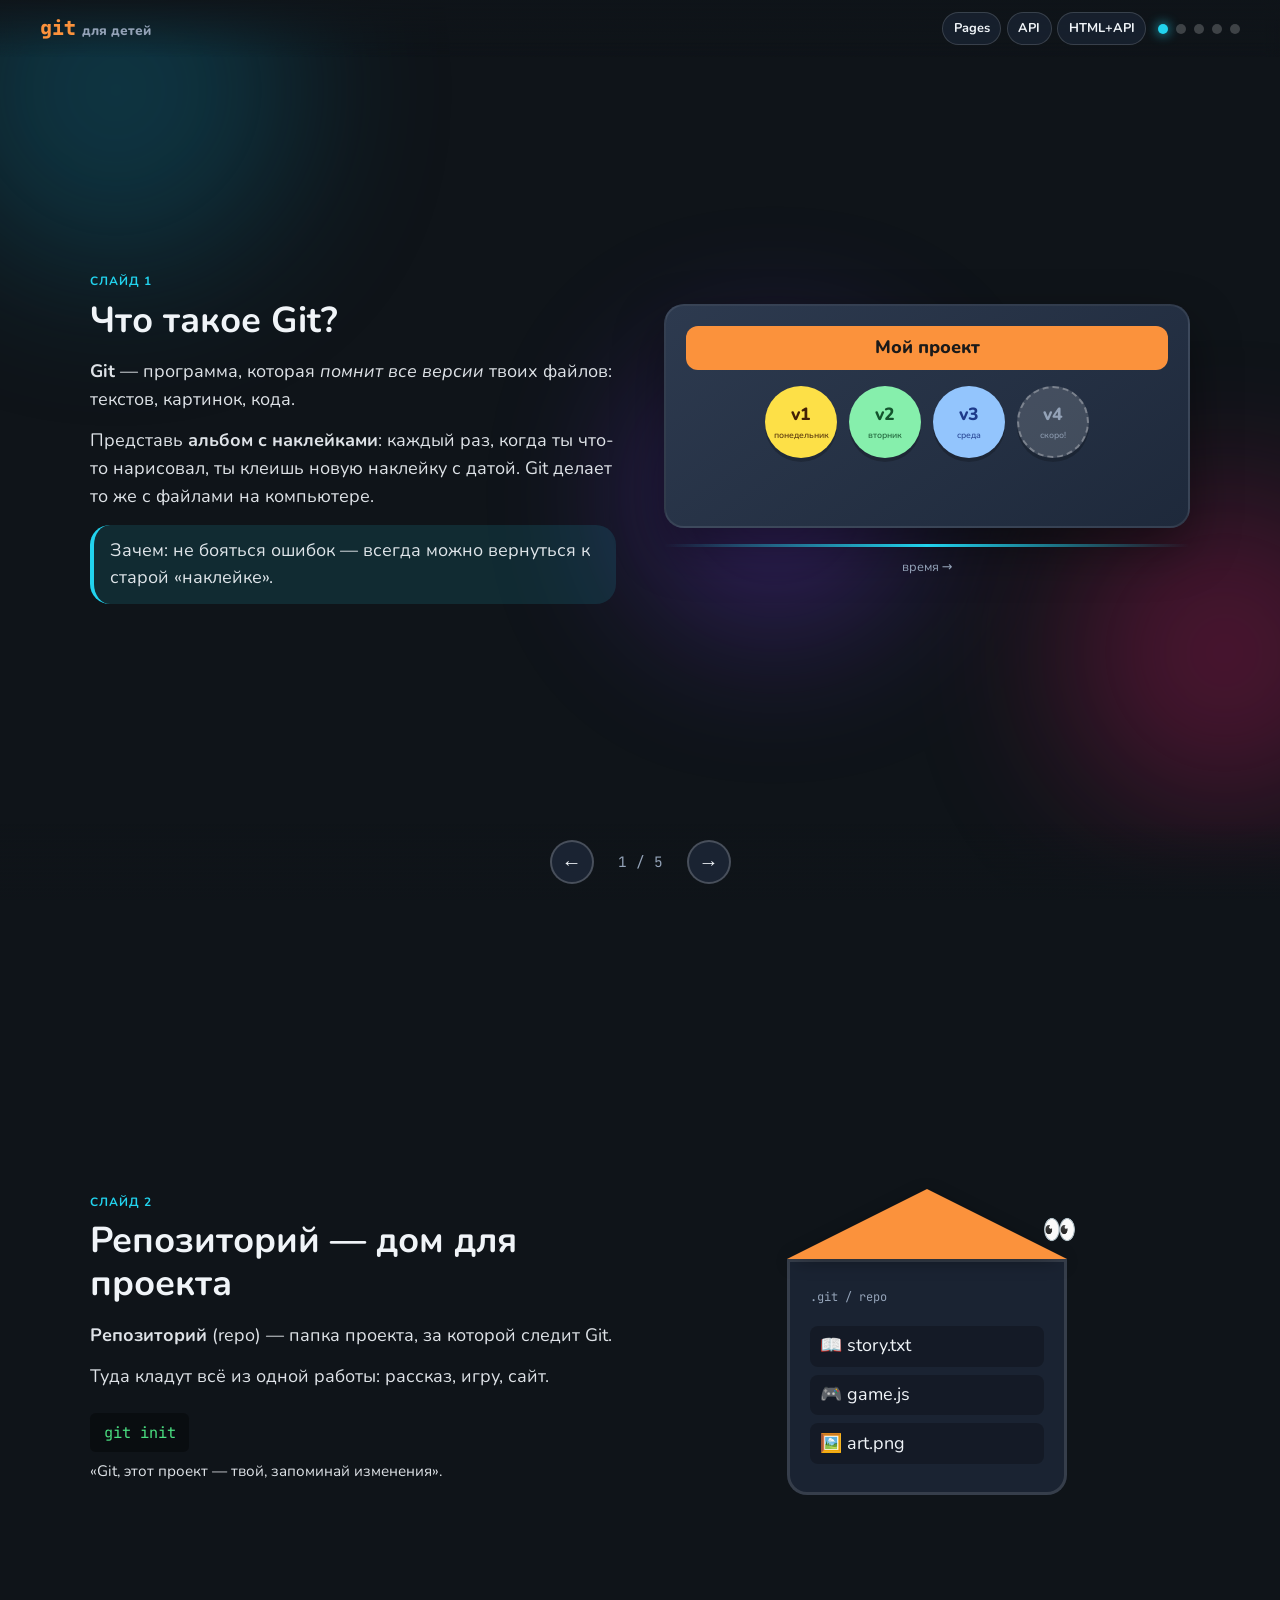
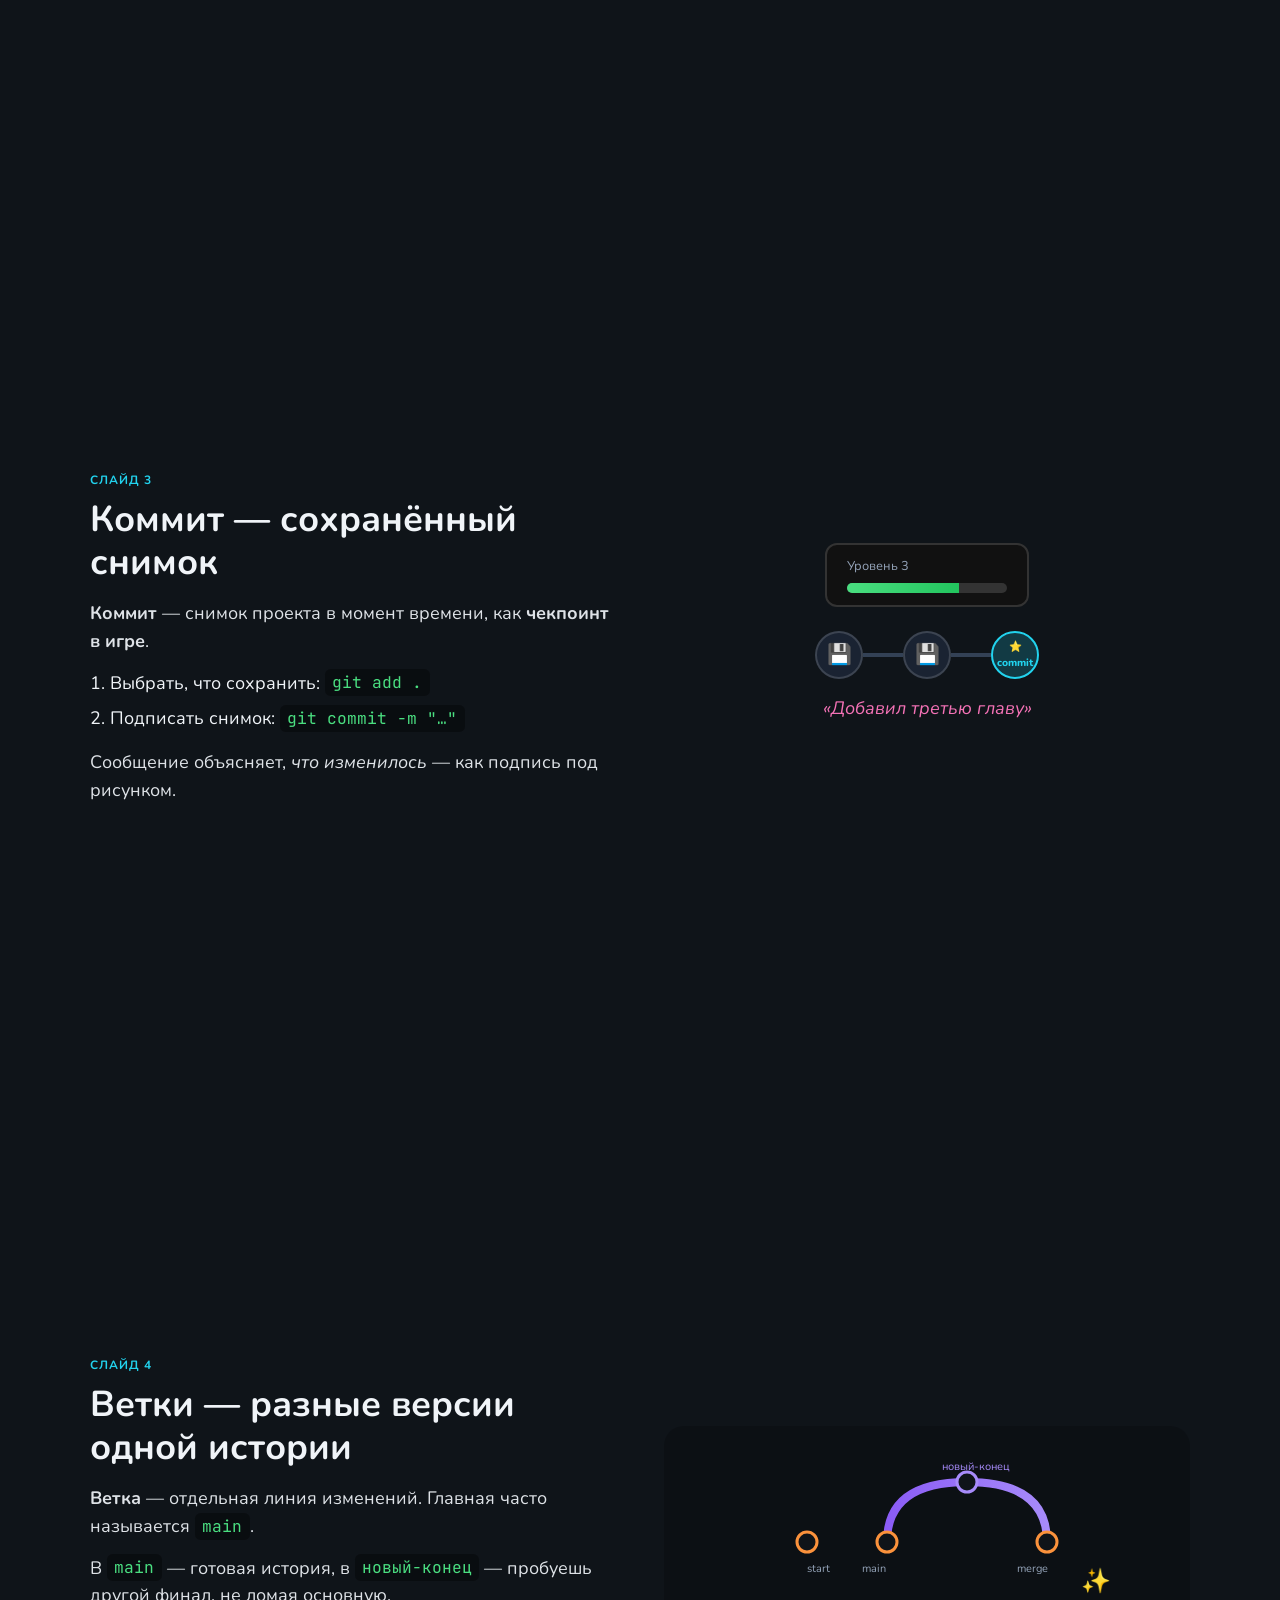
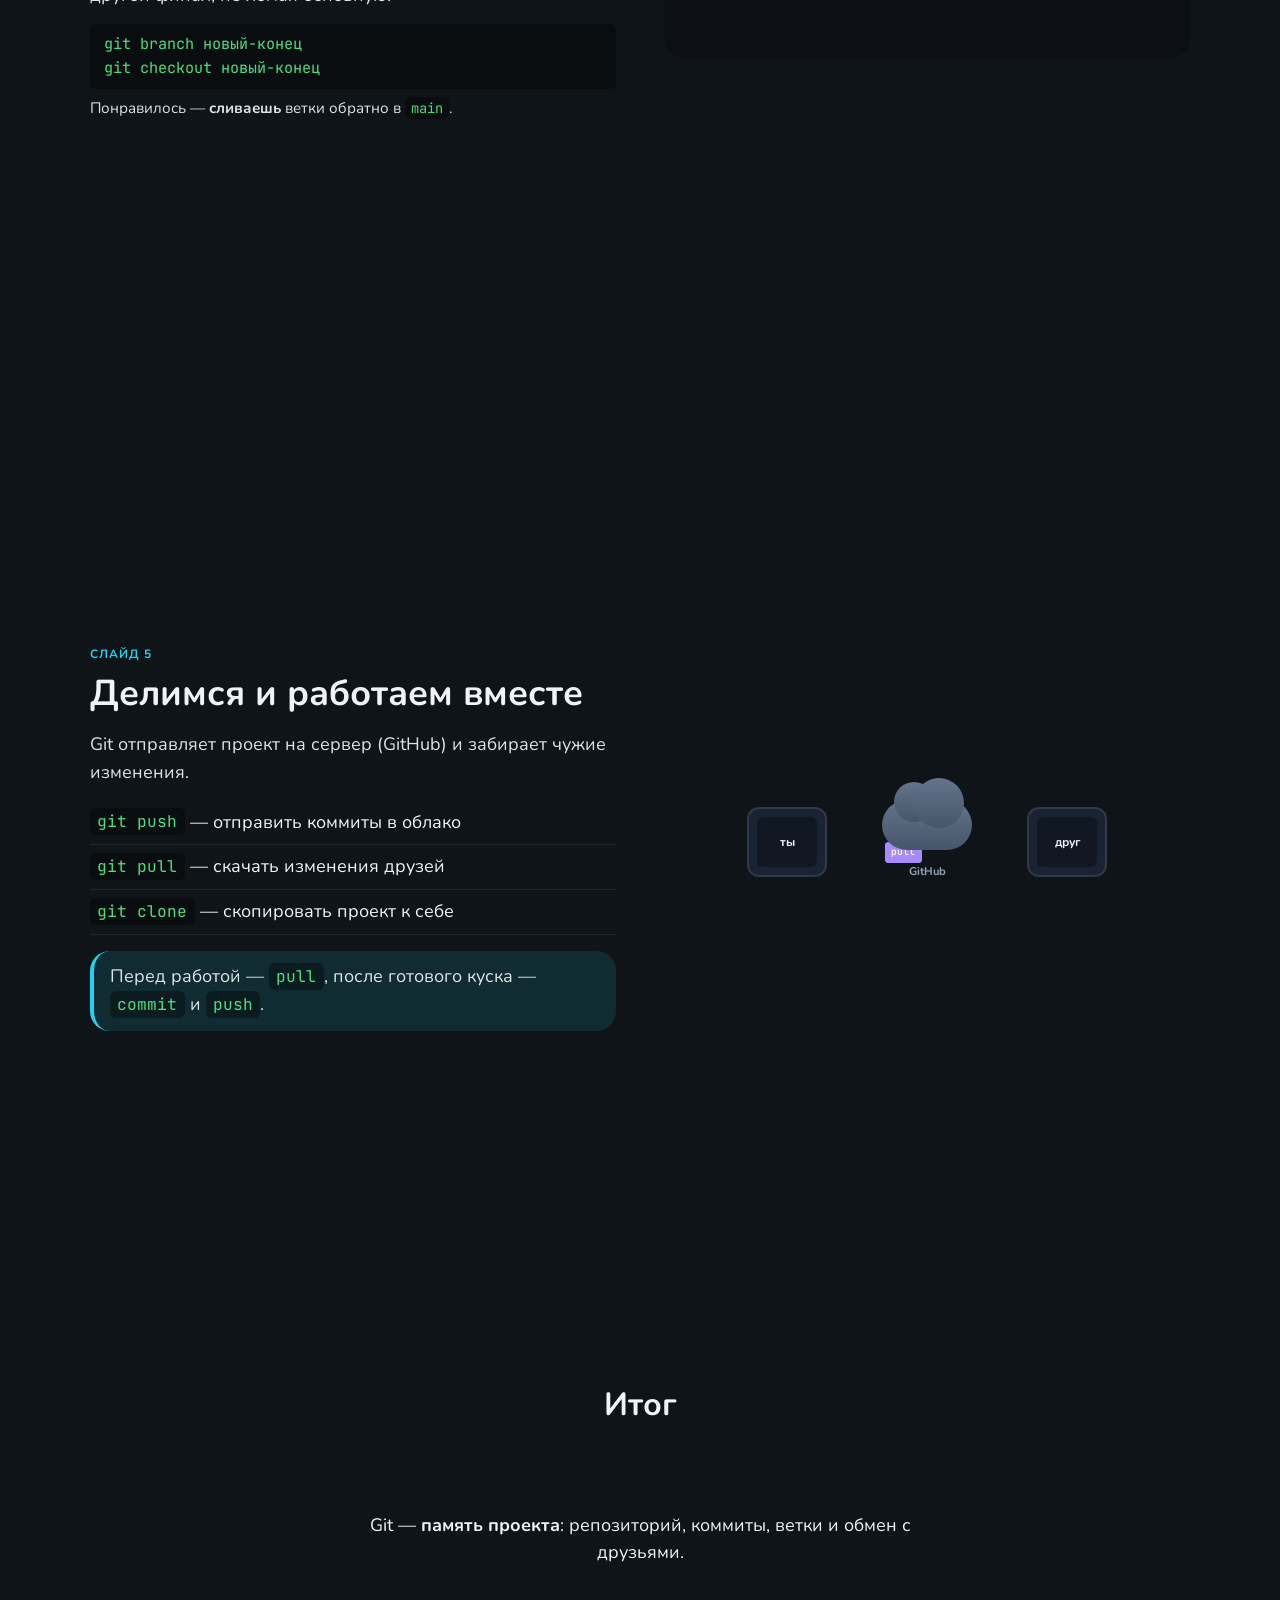
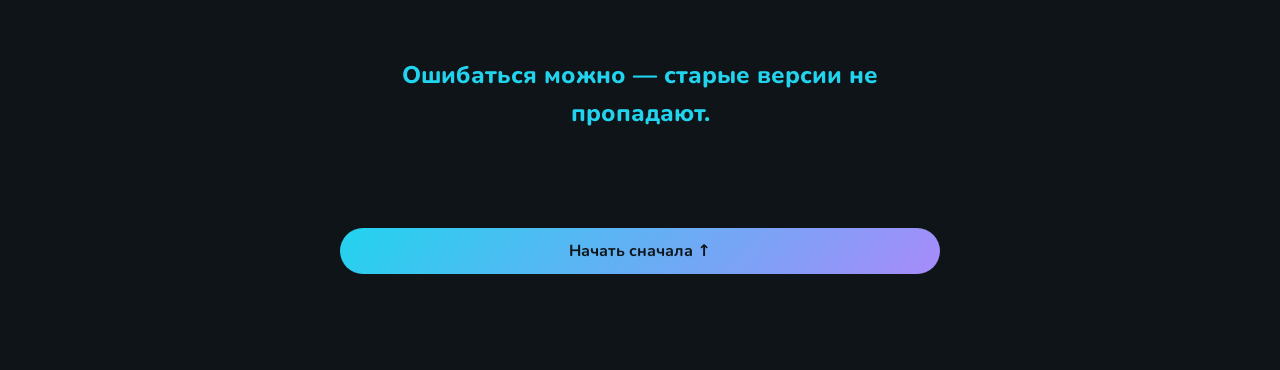
<file: index.html>
<!DOCTYPE html>
<html lang="ru">
<head>
  <meta charset="UTF-8">
  <meta name="viewport" content="width=device-width, initial-scale=1.0">
  <title>Урок 1 — Git для детей</title>
  <meta name="description" content="Простой урок из 5 слайдов про Git для детей">
  <link rel="preconnect" href="https://fonts.googleapis.com">
  <link rel="preconnect" href="https://fonts.gstatic.com" crossorigin>
  <link href="https://fonts.googleapis.com/css2?family=Nunito:wght@600;700;800&family=JetBrains+Mono:wght@500&display=swap" rel="stylesheet">
  <link rel="stylesheet" href="css/styles.css">
</head>
<body>
  <div class="bg-orbs" aria-hidden="true">
    <span class="orb orb-a"></span>
    <span class="orb orb-b"></span>
    <span class="orb orb-c"></span>
  </div>

  <header class="site-header">
    <div class="logo">
      <span class="logo-git">git</span>
      <span class="logo-kids">для детей</span>
    </div>
    <div class="header-actions">
      <nav class="header-handbooks" aria-label="Справочники">
        <a class="header-link" href="github-pages-handbook.html">Pages</a>
        <a class="header-link" href="codespaces-handbook.html">API</a>
        <a class="header-link" href="fastapi-html-handbook.html">HTML+API</a>
      </nav>
      <nav class="slide-nav" aria-label="Слайды">
      <button type="button" class="nav-dot active" data-slide="0" aria-label="Слайд 1"></button>
      <button type="button" class="nav-dot" data-slide="1" aria-label="Слайд 2"></button>
      <button type="button" class="nav-dot" data-slide="2" aria-label="Слайд 3"></button>
      <button type="button" class="nav-dot" data-slide="3" aria-label="Слайд 4"></button>
      <button type="button" class="nav-dot" data-slide="4" aria-label="Слайд 5"></button>
      </nav>
    </div>
  </header>

  <main class="deck" id="deck">
    <!-- Слайд 1 -->
    <section class="slide slide-1" id="slide-1" data-slide="0">
      <div class="slide-inner">
        <div class="slide-text reveal">
          <span class="slide-badge">Слайд 1</span>
          <h1>Что такое Git?</h1>
          <p><strong>Git</strong> — программа, которая <em>помнит все версии</em> твоих файлов: текстов, картинок, кода.</p>
          <p>Представь <strong>альбом с наклейками</strong>: каждый раз, когда ты что-то нарисовал, ты клеишь новую наклейку с датой. Git делает то же с файлами на компьютере.</p>
          <p class="highlight">Зачем: не бояться ошибок — всегда можно вернуться к старой «наклейке».</p>
        </div>
        <figure class="diagram diagram-album reveal" aria-label="Схема: альбом с наклейками версий">
          <div class="album">
            <div class="album-cover">Мой проект</div>
            <div class="stickers">
              <div class="sticker s1"><span>v1</span><small>понедельник</small></div>
              <div class="sticker s2"><span>v2</span><small>вторник</small></div>
              <div class="sticker s3"><span>v3</span><small>среда</small></div>
              <div class="sticker s4 ghost"><span>v4</span><small>скоро!</small></div>
            </div>
          </div>
          <div class="time-arrow">
            <span class="arrow-line"></span>
            <span class="arrow-label">время →</span>
          </div>
        </figure>
      </div>
    </section>

    <!-- Слайд 2 -->
    <section class="slide slide-2" id="slide-2" data-slide="1">
      <div class="slide-inner">
        <div class="slide-text reveal">
          <span class="slide-badge">Слайд 2</span>
          <h1>Репозиторий — дом для проекта</h1>
          <p><strong>Репозиторий</strong> (repo) — папка проекта, за которой следит Git.</p>
          <p>Туда кладут всё из одной работы: рассказ, игру, сайт.</p>
          <code class="cmd">git init</code>
          <p class="cmd-hint">«Git, этот проект — твой, запоминай изменения».</p>
        </div>
        <figure class="diagram diagram-repo reveal" aria-label="Схема: репозиторий как дом">
          <div class="repo-house">
            <div class="house-roof"></div>
            <div class="house-body">
              <span class="house-label">.git / repo</span>
              <ul class="file-cloud">
                <li class="file f1">📖 story.txt</li>
                <li class="file f2">🎮 game.js</li>
                <li class="file f3">🖼️ art.png</li>
              </ul>
            </div>
            <div class="git-owl" title="Git следит">👀</div>
          </div>
        </figure>
      </div>
    </section>

    <!-- Слайд 3 -->
    <section class="slide slide-3" id="slide-3" data-slide="2">
      <div class="slide-inner">
        <div class="slide-text reveal">
          <span class="slide-badge">Слайд 3</span>
          <h1>Коммит — сохранённый снимок</h1>
          <p><strong>Коммит</strong> — снимок проекта в момент времени, как <strong>чекпоинт в игре</strong>.</p>
          <ol class="steps">
            <li>Выбрать, что сохранить: <code>git add .</code></li>
            <li>Подписать снимок: <code>git commit -m "…"</code></li>
          </ol>
          <p>Сообщение объясняет, <em>что изменилось</em> — как подпись под рисунком.</p>
        </div>
        <figure class="diagram diagram-commit reveal" aria-label="Схема: коммит как чекпоинт">
          <div class="game-bar">
            <div class="level">Уровень 3</div>
            <div class="hp"><span class="hp-fill"></span></div>
          </div>
          <div class="checkpoint-path">
            <div class="cp done">💾</div>
            <div class="cp-line line-1"></div>
            <div class="cp done">💾</div>
            <div class="cp-line line-2"></div>
            <div class="cp active pulse">⭐ commit</div>
          </div>
          <p class="commit-msg">«Добавил третью главу»</p>
        </figure>
      </div>
    </section>

    <!-- Слайд 4 -->
    <section class="slide slide-4" id="slide-4" data-slide="3">
      <div class="slide-inner">
        <div class="slide-text reveal">
          <span class="slide-badge">Слайд 4</span>
          <h1>Ветки — разные версии одной истории</h1>
          <p><strong>Ветка</strong> — отдельная линия изменений. Главная часто называется <code>main</code>.</p>
          <p>В <code>main</code> — готовая история, в <code>новый-конец</code> — пробуешь другой финал, не ломая основную.</p>
          <code class="cmd block">git branch новый-конец<br>git checkout новый-конец</code>
          <p class="cmd-hint">Понравилось — <strong>сливаешь</strong> ветки обратно в <code>main</code>.</p>
        </div>
        <figure class="diagram diagram-branches reveal" aria-label="Схема: ветки и слияние">
          <svg class="branch-svg" viewBox="0 0 320 200" role="img">
            <defs>
              <linearGradient id="mainGrad" x1="0%" y1="0%" x2="100%" y2="0%">
                <stop offset="0%" stop-color="#f97316"/>
                <stop offset="100%" stop-color="#fb923c"/>
              </linearGradient>
              <linearGradient id="featGrad" x1="0%" y1="0%" x2="100%" y2="0%">
                <stop offset="0%" stop-color="#8b5cf6"/>
                <stop offset="100%" stop-color="#a78bfa"/>
              </linearGradient>
            </defs>
            <path class="branch-path main-path" d="M 40 100 H 280" fill="none" stroke="url(#mainGrad)" stroke-width="8" stroke-linecap="round"/>
            <path class="branch-path feat-path" d="M 120 100 Q 120 40 200 40 T 280 100" fill="none" stroke="url(#featGrad)" stroke-width="8" stroke-linecap="round"/>
            <circle class="node n1" cx="40" cy="100" r="10"/>
            <circle class="node n2" cx="120" cy="100" r="10"/>
            <circle class="node n3" cx="200" cy="40" r="10"/>
            <circle class="node n4" cx="280" cy="100" r="10"/>
            <text x="40" y="130" class="branch-label">start</text>
            <text x="95" y="130" class="branch-label">main</text>
            <text x="175" y="28" class="branch-label feat">новый-конец</text>
            <text x="250" y="130" class="branch-label">merge</text>
          </svg>
          <div class="merge-spark" aria-hidden="true">✨</div>
        </figure>
      </div>
    </section>

    <!-- Слайд 5 -->
    <section class="slide slide-5" id="slide-5" data-slide="4">
      <div class="slide-inner">
        <div class="slide-text reveal">
          <span class="slide-badge">Слайд 5</span>
          <h1>Делимся и работаем вместе</h1>
          <p>Git отправляет проект на сервер (GitHub) и забирает чужие изменения.</p>
          <ul class="cmd-list">
            <li><code>git push</code> — отправить коммиты в облако</li>
            <li><code>git pull</code> — скачать изменения друзей</li>
            <li><code>git clone</code> — скопировать проект к себе</li>
          </ul>
          <p class="highlight">Перед работой — <code>pull</code>, после готового куска — <code>commit</code> и <code>push</code>.</p>
        </div>
        <figure class="diagram diagram-sync reveal" aria-label="Схема: push и pull">
          <div class="sync-scene">
            <div class="device laptop">
              <span class="device-screen">ты</span>
              <div class="packets out">
                <span class="packet p1">push</span>
                <span class="packet p2">pull</span>
              </div>
            </div>
            <div class="cloud-server">
              <div class="cloud-shape"></div>
              <span>GitHub</span>
            </div>
            <div class="device phone">
              <span class="device-screen">друг</span>
            </div>
          </div>
        </figure>
      </div>
    </section>

    <section class="slide slide-outro" id="slide-outro">
      <div class="slide-inner outro-inner reveal">
        <h2>Итог</h2>
        <p>Git — <strong>память проекта</strong>: репозиторий, коммиты, ветки и обмен с друзьями.</p>
        <p class="outro-big">Ошибаться можно — старые версии не пропадают.</p>
        <button type="button" class="btn-restart" id="restart">Начать сначала ↑</button>
      </div>
    </section>
  </main>

  <footer class="site-footer">
    <button type="button" class="btn-nav prev" id="prev" aria-label="Предыдущий слайд">←</button>
    <span class="slide-counter"><span id="current">1</span> / 5</span>
    <button type="button" class="btn-nav next" id="next" aria-label="Следующий слайд">→</button>
  </footer>

  <script src="js/main.js"></script>
</body>
</html>
</file>
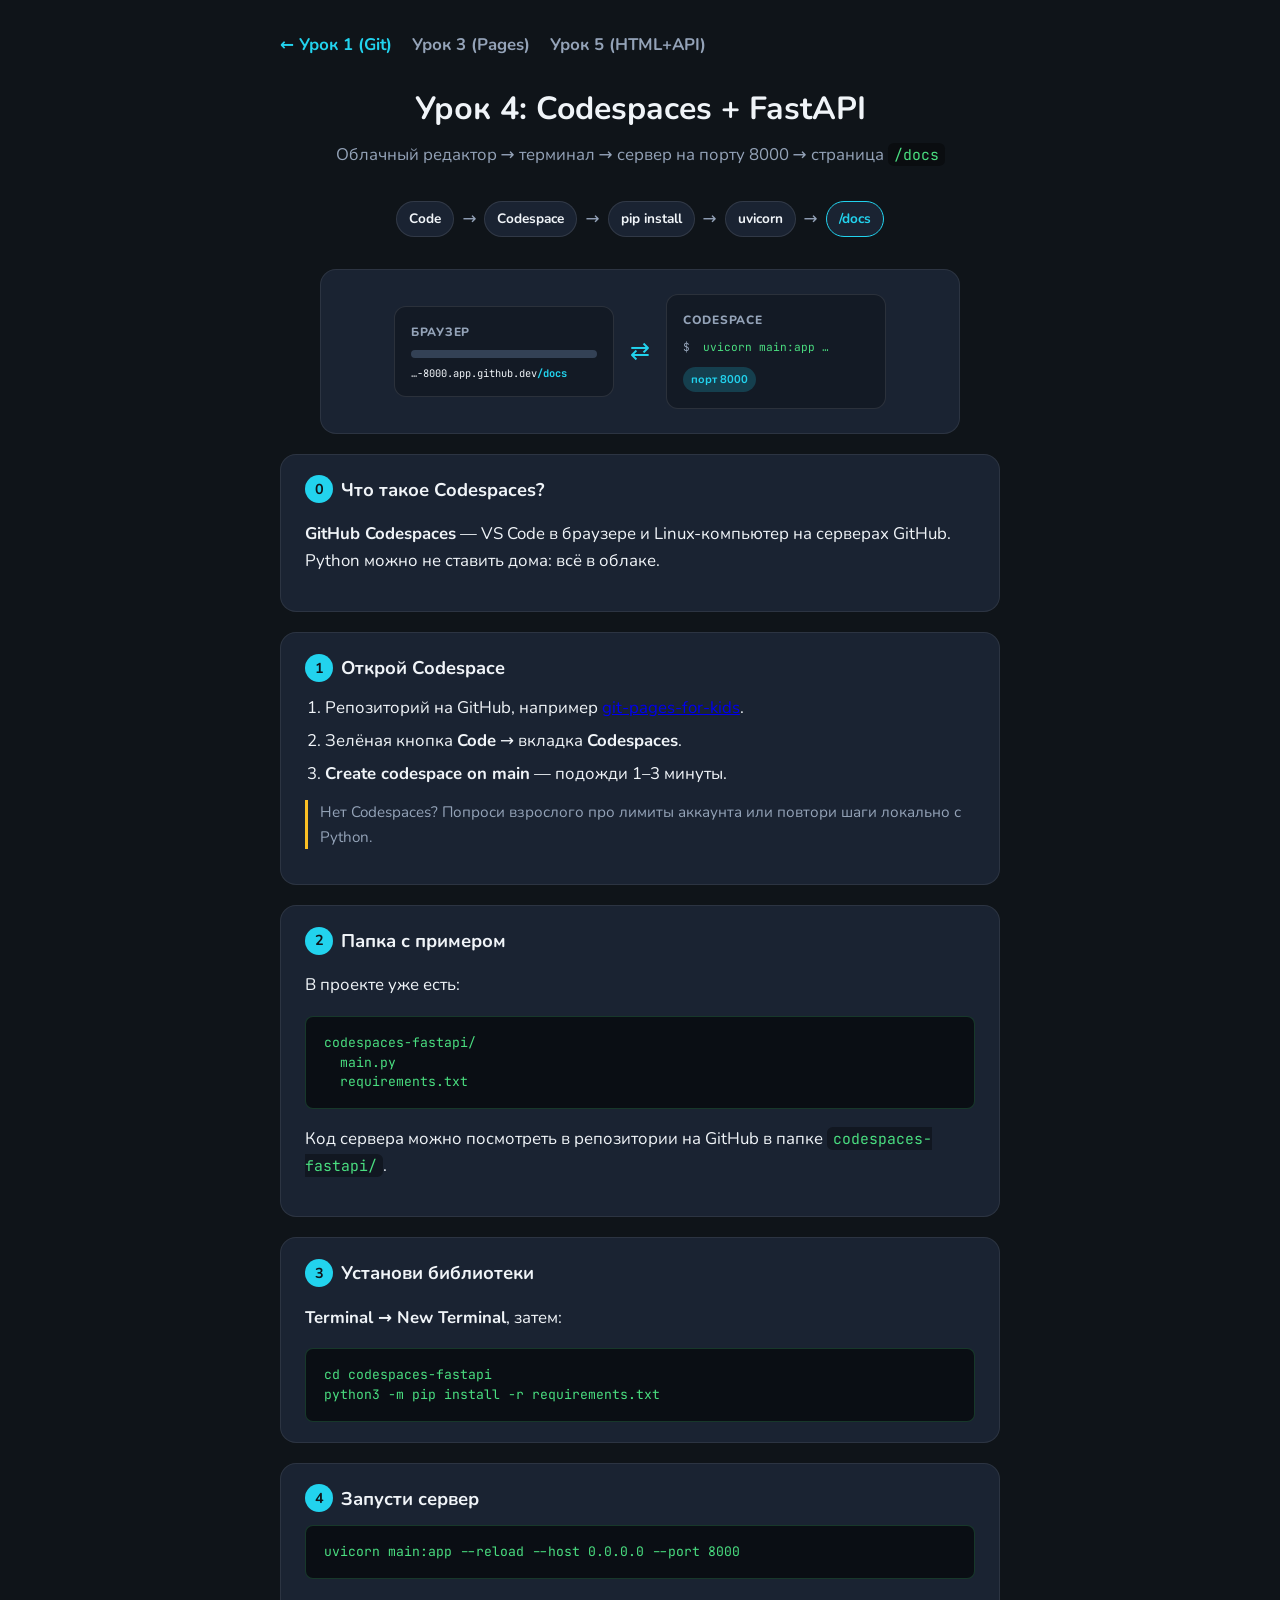
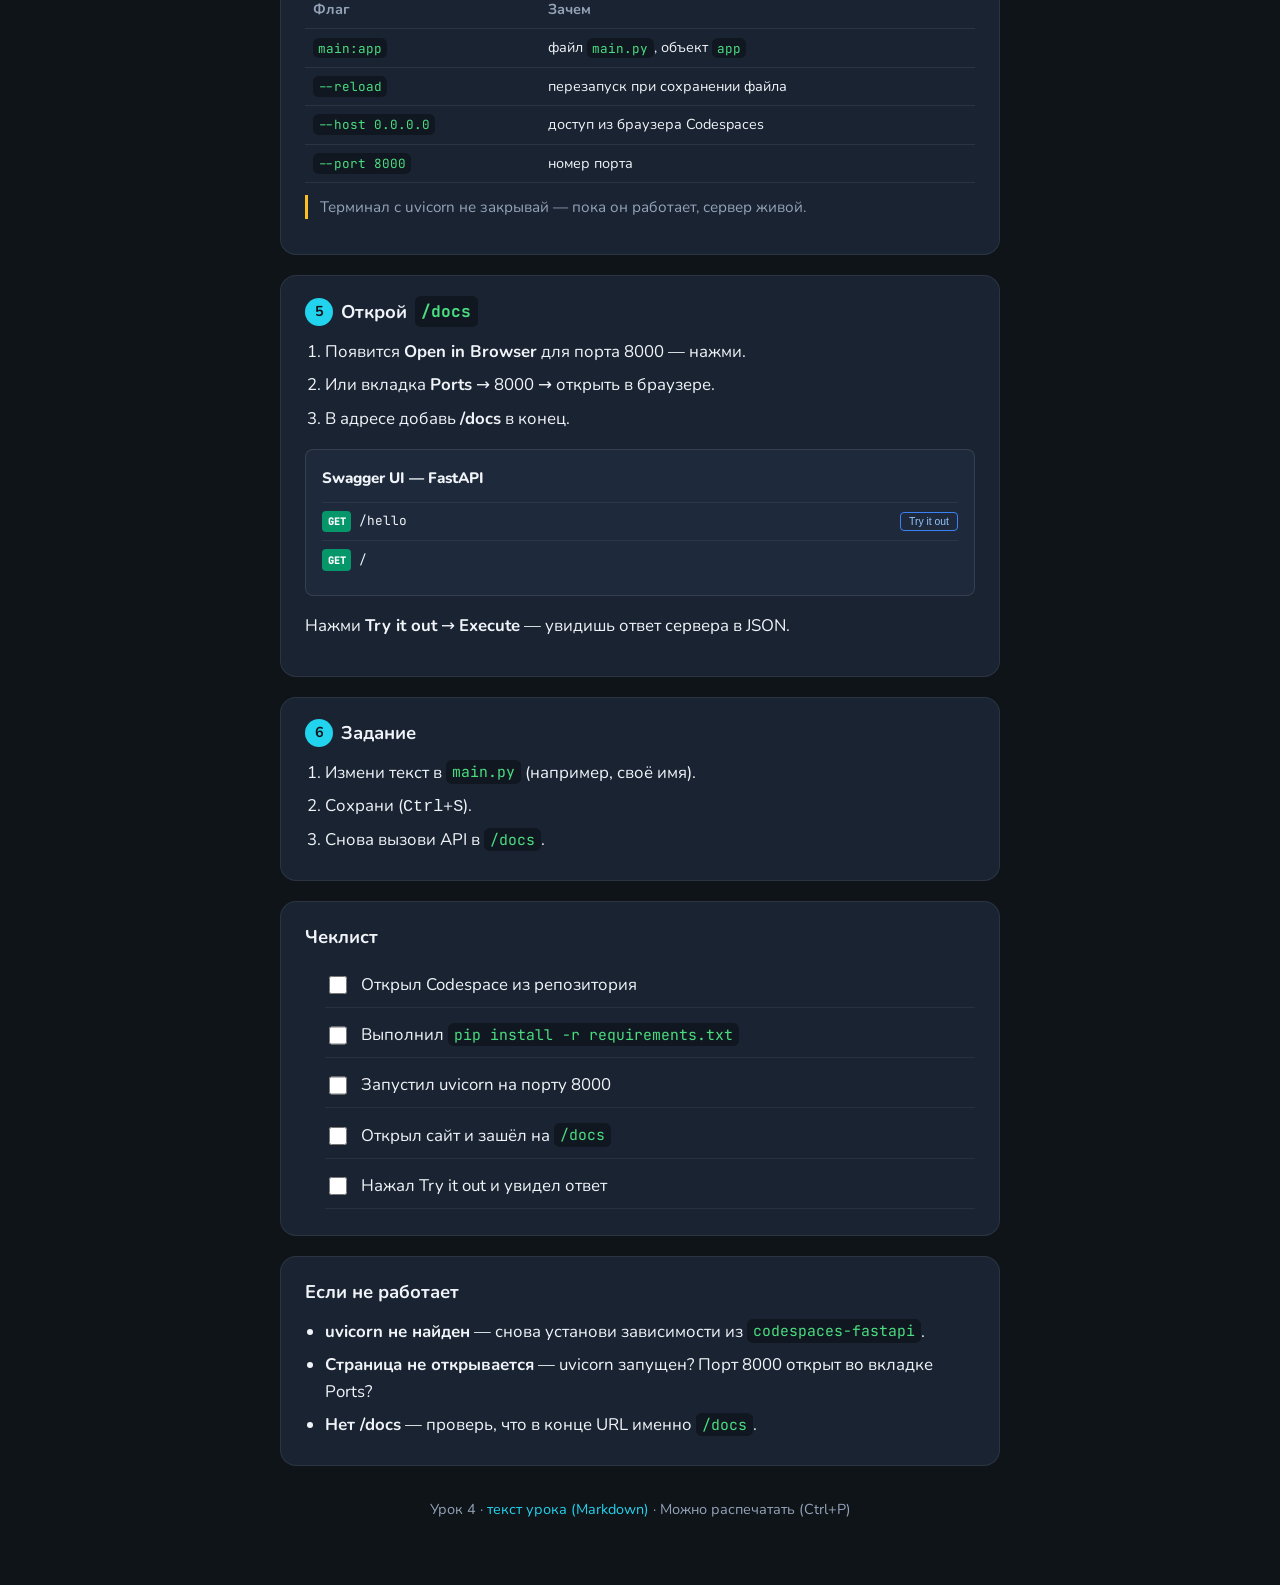
<file: codespaces-handbook.html>
<!DOCTYPE html>
<html lang="ru">
<head>
  <meta charset="UTF-8">
  <meta name="viewport" content="width=device-width, initial-scale=1.0">
  <title>Урок 4 — GitHub Codespaces и FastAPI</title>
  <meta name="description" content="Пошаговый справочник для детей: запустить FastAPI в GitHub Codespaces и открыть /docs">
  <link rel="preconnect" href="https://fonts.googleapis.com">
  <link rel="preconnect" href="https://fonts.gstatic.com" crossorigin>
  <link href="https://fonts.googleapis.com/css2?family=Nunito:wght@600;700;800&family=JetBrains+Mono:wght@500&display=swap" rel="stylesheet">
  <link rel="stylesheet" href="css/handbook.css">
</head>
<body>
  <div class="wrap">
    <nav class="handbook-nav" aria-label="Навигация по урокам">
      <a class="back-link" href="index.html">← Урок 1 (Git)</a>
      <a class="back-link secondary" href="github-pages-handbook.html">Урок 3 (Pages)</a>
      <a class="back-link secondary" href="fastapi-html-handbook.html">Урок 5 (HTML+API)</a>
    </nav>

    <header class="handbook-header">
      <h1>Урок 4: Codespaces + FastAPI</h1>
      <p>Облачный редактор → терминал → сервер на порту 8000 → страница <code>/docs</code></p>
    </header>

    <div class="flow" aria-label="Схема шагов">
      <span class="flow-step">Code</span>
      <span class="flow-arrow">→</span>
      <span class="flow-step">Codespace</span>
      <span class="flow-arrow">→</span>
      <span class="flow-step">pip install</span>
      <span class="flow-arrow">→</span>
      <span class="flow-step">uvicorn</span>
      <span class="flow-arrow">→</span>
      <span class="flow-step accent-pill">/docs</span>
    </div>

    <figure class="diagram-scene card diagram-card" aria-label="Схема: браузер, Codespace и docs">
      <div class="scene-row">
        <div class="scene-box browser">
          <span class="scene-label">Браузер</span>
          <div class="browser-bar"></div>
          <div class="browser-url">…-8000.app.github.dev<strong>/docs</strong></div>
        </div>
        <div class="scene-arrow anim-pulse" aria-hidden="true">⇄</div>
        <div class="scene-box codespace">
          <span class="scene-label">Codespace</span>
          <div class="mini-terminal">
            <span class="t-prompt">$</span> uvicorn main:app …
          </div>
          <span class="port-badge">порт 8000</span>
        </div>
      </div>
    </figure>

    <section class="card">
      <h2><span class="step-num">0</span> Что такое Codespaces?</h2>
      <p><strong>GitHub Codespaces</strong> — VS Code в браузере и Linux-компьютер на серверах GitHub. Python можно не ставить дома: всё в облаке.</p>
    </section>

    <section class="card">
      <h2><span class="step-num">1</span> Открой Codespace</h2>
      <ol>
        <li>Репозиторий на GitHub, например <a href="https://github.com/nesrv/git-pages-for-kids" rel="noopener">git-pages-for-kids</a>.</li>
        <li>Зелёная кнопка <strong>Code</strong> → вкладка <strong>Codespaces</strong>.</li>
        <li><strong>Create codespace on main</strong> — подожди 1–3 минуты.</li>
      </ol>
      <p class="tip">Нет Codespaces? Попроси взрослого про лимиты аккаунта или повтори шаги локально с Python.</p>
    </section>

    <section class="card">
      <h2><span class="step-num">2</span> Папка с примером</h2>
      <p>В проекте уже есть:</p>
      <pre class="terminal" aria-label="Структура папки">codespaces-fastapi/
  main.py
  requirements.txt</pre>
      <p>Код сервера можно посмотреть в репозитории на GitHub в папке <code>codespaces-fastapi/</code>.</p>
    </section>

    <section class="card">
      <h2><span class="step-num">3</span> Установи библиотеки</h2>
      <p><strong>Terminal → New Terminal</strong>, затем:</p>
      <pre class="terminal copy-block">cd codespaces-fastapi
python3 -m pip install -r requirements.txt</pre>
    </section>

    <section class="card">
      <h2><span class="step-num">4</span> Запусти сервер</h2>
      <pre class="terminal copy-block">uvicorn main:app --reload --host 0.0.0.0 --port 8000</pre>
      <table class="flag-table">
        <thead>
          <tr><th>Флаг</th><th>Зачем</th></tr>
        </thead>
        <tbody>
          <tr><td><code>main:app</code></td><td>файл <code>main.py</code>, объект <code>app</code></td></tr>
          <tr><td><code>--reload</code></td><td>перезапуск при сохранении файла</td></tr>
          <tr><td><code>--host 0.0.0.0</code></td><td>доступ из браузера Codespaces</td></tr>
          <tr><td><code>--port 8000</code></td><td>номер порта</td></tr>
        </tbody>
      </table>
      <p class="tip">Терминал с uvicorn не закрывай — пока он работает, сервер живой.</p>
    </section>

    <section class="card">
      <h2><span class="step-num">5</span> Открой <code>/docs</code></h2>
      <ol>
        <li>Появится <strong>Open in Browser</strong> для порта 8000 — нажми.</li>
        <li>Или вкладка <strong>Ports</strong> → 8000 → открыть в браузере.</li>
        <li>В адресе добавь <strong>/docs</strong> в конец.</li>
      </ol>
      <div class="docs-mock" aria-hidden="true">
        <div class="docs-title">Swagger UI — FastAPI</div>
        <div class="docs-endpoint">
          <span class="method get">GET</span> /hello
          <button type="button" class="try-btn" disabled>Try it out</button>
        </div>
        <div class="docs-endpoint">
          <span class="method get">GET</span> /
        </div>
      </div>
      <p>Нажми <strong>Try it out</strong> → <strong>Execute</strong> — увидишь ответ сервера в JSON.</p>
    </section>

    <section class="card">
      <h2><span class="step-num">6</span> Задание</h2>
      <ol>
        <li>Измени текст в <code>main.py</code> (например, своё имя).</li>
        <li>Сохрани (<kbd>Ctrl</kbd>+<kbd>S</kbd>).</li>
        <li>Снова вызови API в <code>/docs</code>.</li>
      </ol>
    </section>

    <section class="card">
      <h2>Чеклист</h2>
      <ul class="checklist">
        <li>
          <input type="checkbox" id="cs1">
          <label for="cs1">Открыл Codespace из репозитория</label>
        </li>
        <li>
          <input type="checkbox" id="cs2">
          <label for="cs2">Выполнил <code>pip install -r requirements.txt</code></label>
        </li>
        <li>
          <input type="checkbox" id="cs3">
          <label for="cs3">Запустил uvicorn на порту 8000</label>
        </li>
        <li>
          <input type="checkbox" id="cs4">
          <label for="cs4">Открыл сайт и зашёл на <code>/docs</code></label>
        </li>
        <li>
          <input type="checkbox" id="cs5">
          <label for="cs5">Нажал Try it out и увидел ответ</label>
        </li>
      </ul>
    </section>

    <section class="card">
      <h2>Если не работает</h2>
      <ul>
        <li><strong>uvicorn не найден</strong> — снова установи зависимости из <code>codespaces-fastapi</code>.</li>
        <li><strong>Страница не открывается</strong> — uvicorn запущен? Порт 8000 открыт во вкладке Ports?</li>
        <li><strong>Нет /docs</strong> — проверь, что в конце URL именно <code>/docs</code>.</li>
      </ul>
    </section>

    <footer class="handbook-footer">
      Урок 4 · <a href="https://github.com/nesrv/git-pages-for-kids/blob/main/lesson-4-github-codespaces.md">текст урока (Markdown)</a> · Можно распечатать (Ctrl+P)
    </footer>
  </div>
</body>
</html>
</file>
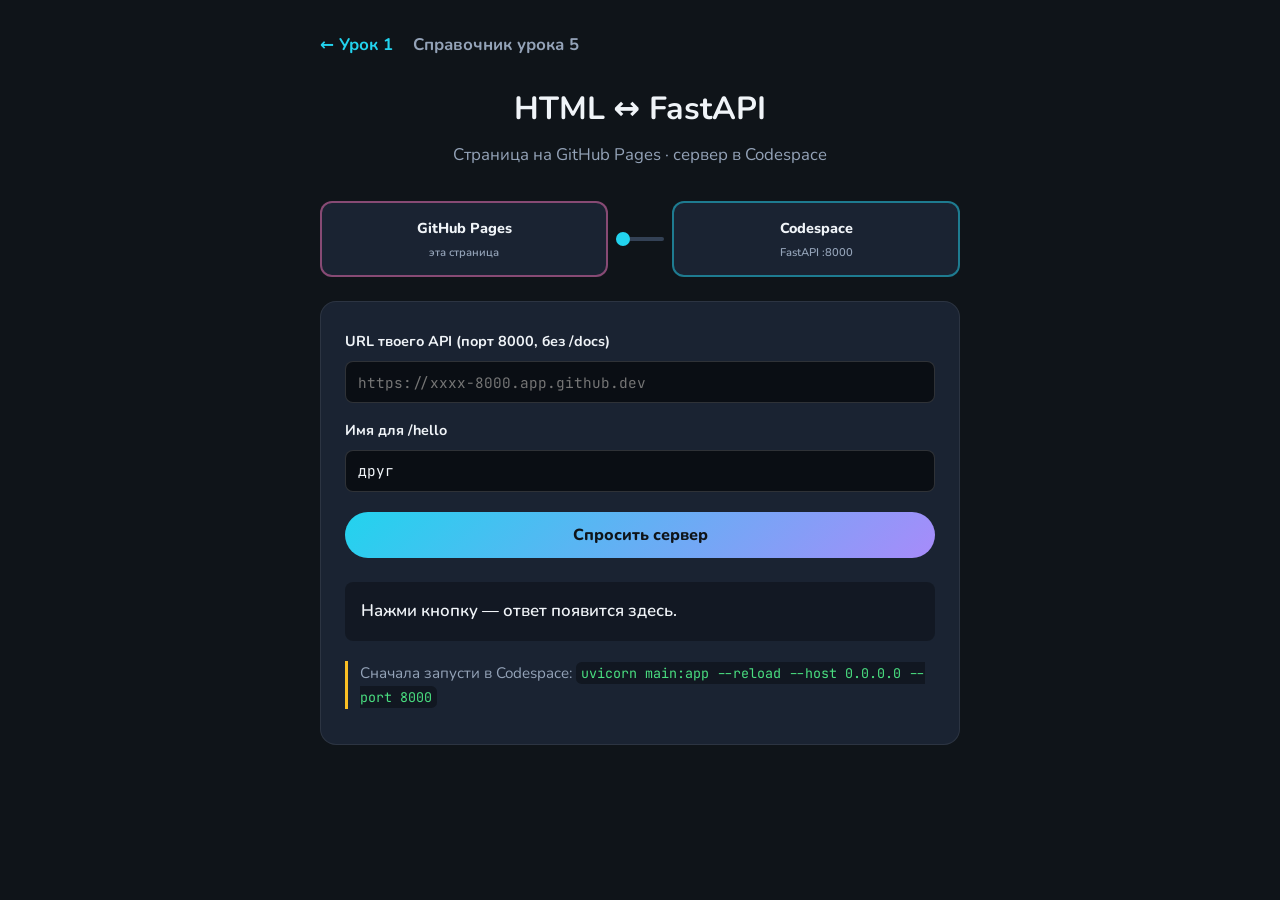
<file: fastapi-html-demo.html>
<!DOCTYPE html>
<html lang="ru">
<head>
  <meta charset="UTF-8">
  <meta name="viewport" content="width=device-width, initial-scale=1.0">
  <title>Демо: HTML + FastAPI</title>
  <meta name="description" content="Урок 5: страница на GitHub Pages запрашивает FastAPI в Codespace">
  <link rel="preconnect" href="https://fonts.googleapis.com">
  <link rel="preconnect" href="https://fonts.gstatic.com" crossorigin>
  <link href="https://fonts.googleapis.com/css2?family=Nunito:wght@600;700;800&family=JetBrains+Mono:wght@500&display=swap" rel="stylesheet">
  <link rel="stylesheet" href="css/handbook.css">
  <link rel="stylesheet" href="css/fastapi-html-demo.css">
</head>
<body>
  <div class="wrap demo-wrap">
    <nav class="handbook-nav" aria-label="Навигация">
      <a class="back-link" href="index.html">← Урок 1</a>
      <a class="back-link secondary" href="fastapi-html-handbook.html">Справочник урока 5</a>
    </nav>

    <header class="handbook-header">
      <h1>HTML ↔ FastAPI</h1>
      <p>Страница на GitHub Pages · сервер в Codespace</p>
    </header>

    <div class="bridge-diagram" aria-hidden="true">
      <div class="bridge-node pages">GitHub Pages<br><small>эта страница</small></div>
      <div class="bridge-line"><span class="bridge-packet"></span></div>
      <div class="bridge-node api">Codespace<br><small>FastAPI :8000</small></div>
    </div>

    <section class="card demo-card">
      <label class="demo-label" for="api-url">URL твоего API (порт 8000, без /docs)</label>
      <input class="demo-input" id="api-url" type="url" placeholder="https://xxxx-8000.app.github.dev" autocomplete="off">

      <label class="demo-label" for="name">Имя для /hello</label>
      <input class="demo-input" id="name" type="text" value="друг" maxlength="40">

      <button type="button" class="demo-btn" id="ask-btn">Спросить сервер</button>

      <output class="demo-result" id="result" for="ask-btn">Нажми кнопку — ответ появится здесь.</output>
      <p class="tip">Сначала запусти в Codespace: <code>uvicorn main:app --reload --host 0.0.0.0 --port 8000</code></p>
    </section>
  </div>

  <script src="js/fastapi-html-demo.js"></script>
</body>
</html>
</file>
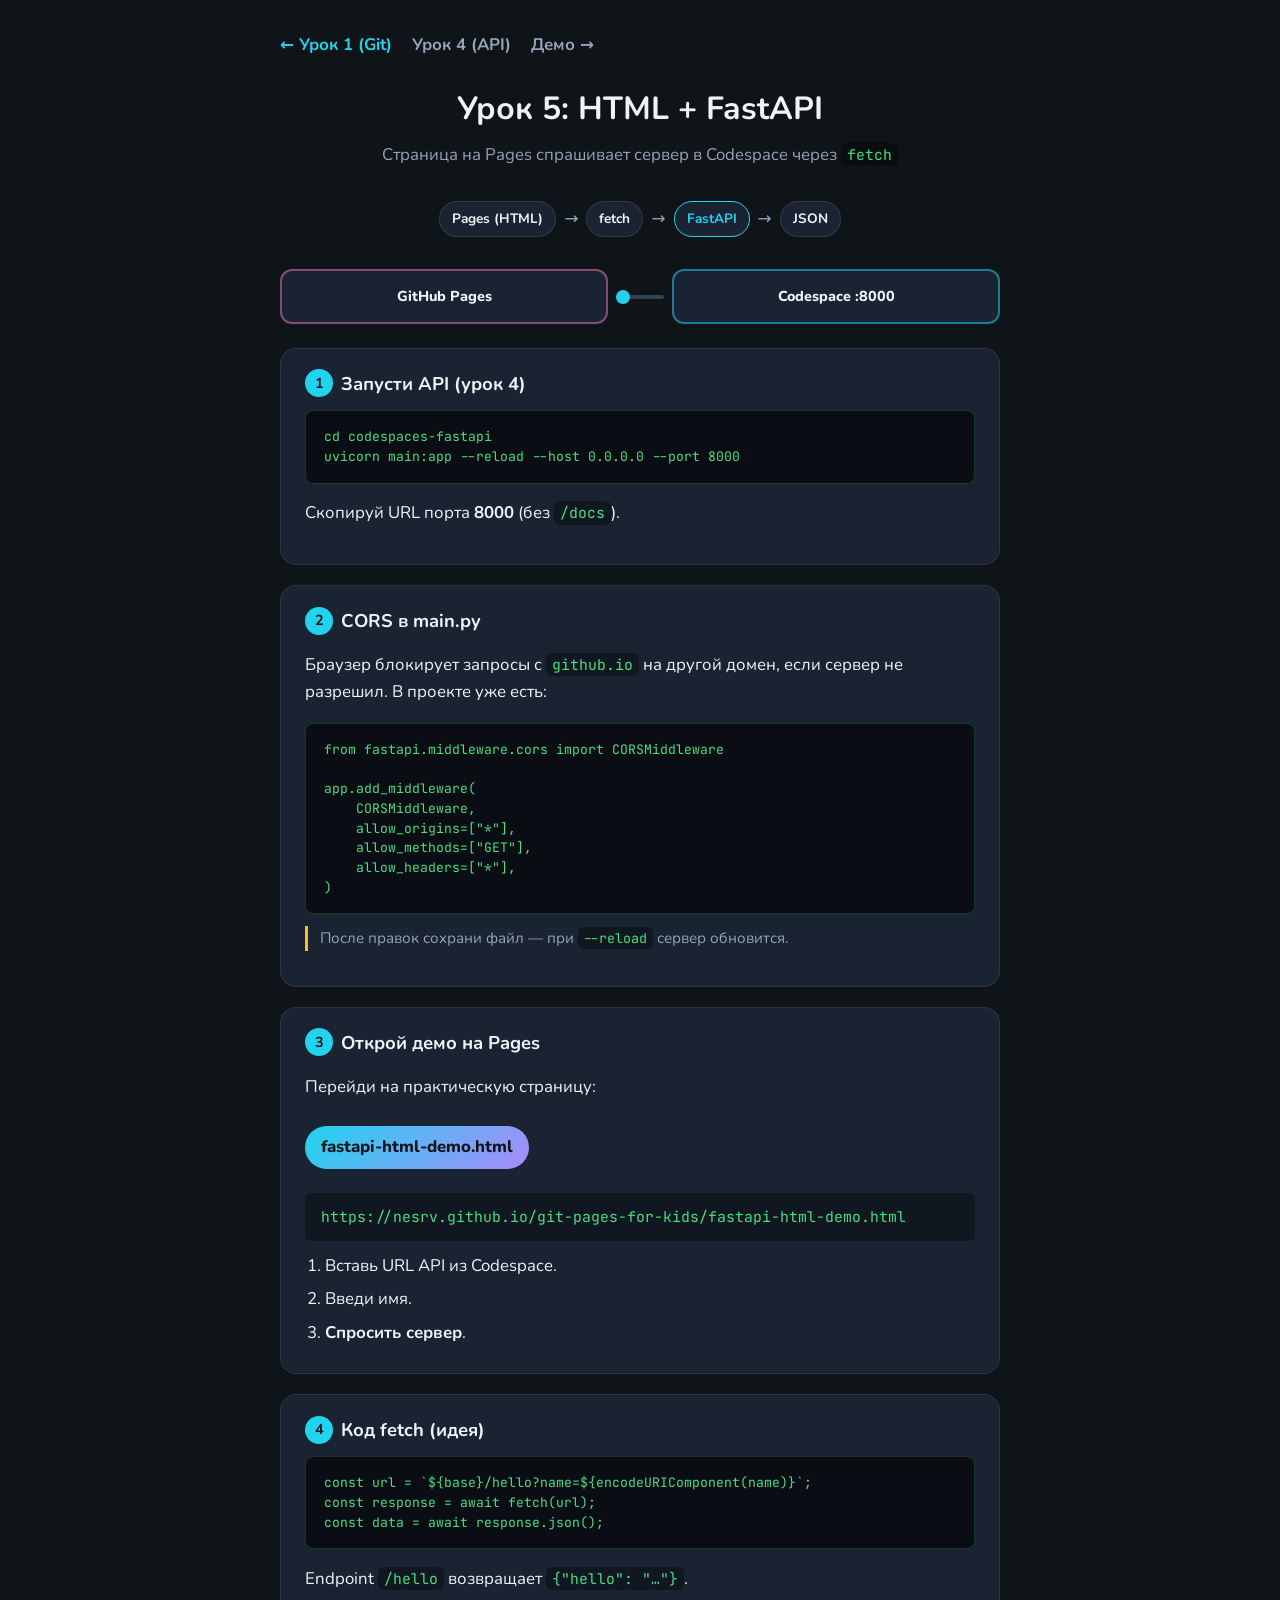
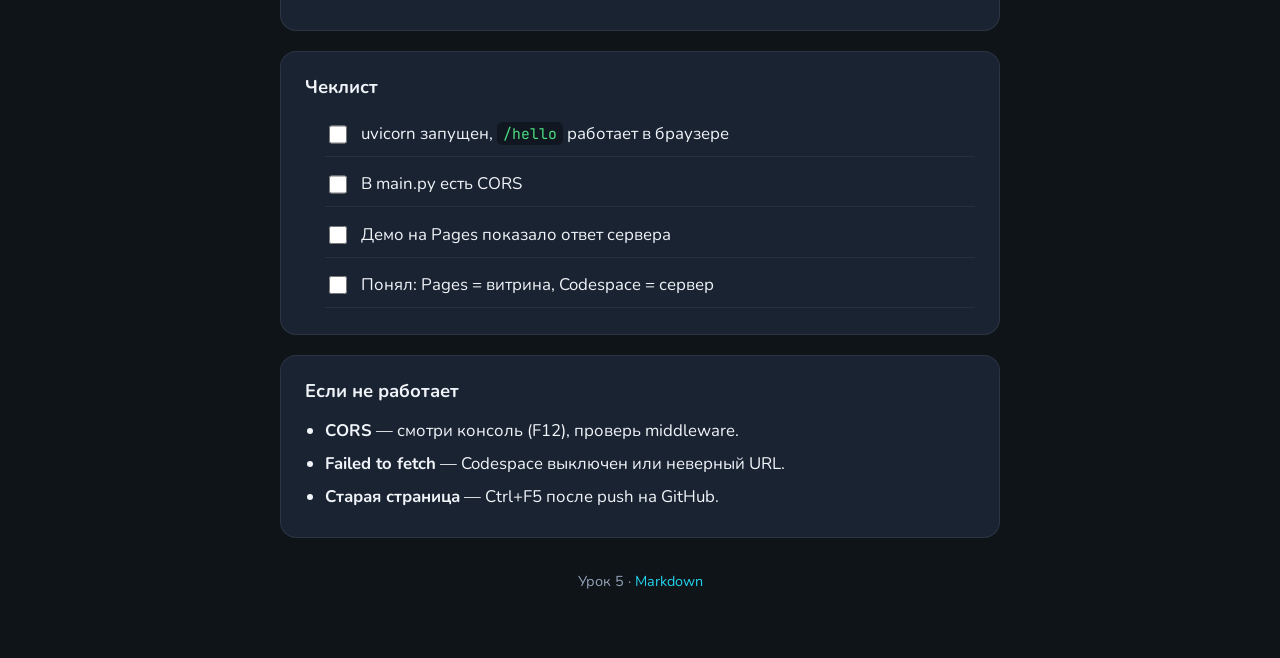
<file: fastapi-html-handbook.html>
<!DOCTYPE html>
<html lang="ru">
<head>
  <meta charset="UTF-8">
  <meta name="viewport" content="width=device-width, initial-scale=1.0">
  <title>Урок 5 — HTML и FastAPI</title>
  <meta name="description" content="Связать GitHub Pages и FastAPI в Codespace: fetch и CORS">
  <link rel="preconnect" href="https://fonts.googleapis.com">
  <link rel="preconnect" href="https://fonts.gstatic.com" crossorigin>
  <link href="https://fonts.googleapis.com/css2?family=Nunito:wght@600;700;800&family=JetBrains+Mono:wght@500&display=swap" rel="stylesheet">
  <link rel="stylesheet" href="css/handbook.css">
  <link rel="stylesheet" href="css/fastapi-html-demo.css">
</head>
<body>
  <div class="wrap">
    <nav class="handbook-nav" aria-label="Навигация по урокам">
      <a class="back-link" href="index.html">← Урок 1 (Git)</a>
      <a class="back-link secondary" href="codespaces-handbook.html">Урок 4 (API)</a>
      <a class="back-link secondary" href="fastapi-html-demo.html">Демо →</a>
    </nav>

    <header class="handbook-header">
      <h1>Урок 5: HTML + FastAPI</h1>
      <p>Страница на Pages спрашивает сервер в Codespace через <code>fetch</code></p>
    </header>

    <div class="flow" aria-label="Схема">
      <span class="flow-step">Pages (HTML)</span>
      <span class="flow-arrow">→</span>
      <span class="flow-step">fetch</span>
      <span class="flow-arrow">→</span>
      <span class="flow-step accent-pill">FastAPI</span>
      <span class="flow-arrow">→</span>
      <span class="flow-step">JSON</span>
    </div>

    <div class="bridge-diagram" aria-hidden="true">
      <div class="bridge-node pages">GitHub Pages</div>
      <div class="bridge-line"><span class="bridge-packet"></span></div>
      <div class="bridge-node api">Codespace :8000</div>
    </div>

    <section class="card">
      <h2><span class="step-num">1</span> Запусти API (урок 4)</h2>
      <pre class="terminal copy-block">cd codespaces-fastapi
uvicorn main:app --reload --host 0.0.0.0 --port 8000</pre>
      <p>Скопируй URL порта <strong>8000</strong> (без <code>/docs</code>).</p>
    </section>

    <section class="card">
      <h2><span class="step-num">2</span> CORS в main.py</h2>
      <p>Браузер блокирует запросы с <code>github.io</code> на другой домен, если сервер не разрешил. В проекте уже есть:</p>
      <pre class="terminal">from fastapi.middleware.cors import CORSMiddleware

app.add_middleware(
    CORSMiddleware,
    allow_origins=["*"],
    allow_methods=["GET"],
    allow_headers=["*"],
)</pre>
      <p class="tip">После правок сохрани файл — при <code>--reload</code> сервер обновится.</p>
    </section>

    <section class="card">
      <h2><span class="step-num">3</span> Открой демо на Pages</h2>
      <p>Перейди на практическую страницу:</p>
      <p><a class="demo-link-btn" href="fastapi-html-demo.html">fastapi-html-demo.html</a></p>
      <span class="url-box">https://nesrv.github.io/git-pages-for-kids/fastapi-html-demo.html</span>
      <ol>
        <li>Вставь URL API из Codespace.</li>
        <li>Введи имя.</li>
        <li><strong>Спросить сервер</strong>.</li>
      </ol>
    </section>

    <section class="card">
      <h2><span class="step-num">4</span> Код fetch (идея)</h2>
      <pre class="terminal">const url = `${base}/hello?name=${encodeURIComponent(name)}`;
const response = await fetch(url);
const data = await response.json();</pre>
      <p>Endpoint <code>/hello</code> возвращает <code>{"hello": "…"}</code>.</p>
    </section>

    <section class="card">
      <h2>Чеклист</h2>
      <ul class="checklist">
        <li><input type="checkbox" id="l5-1"><label for="l5-1">uvicorn запущен, <code>/hello</code> работает в браузере</label></li>
        <li><input type="checkbox" id="l5-2"><label for="l5-2">В main.py есть CORS</label></li>
        <li><input type="checkbox" id="l5-3"><label for="l5-3">Демо на Pages показало ответ сервера</label></li>
        <li><input type="checkbox" id="l5-4"><label for="l5-4">Понял: Pages = витрина, Codespace = сервер</label></li>
      </ul>
    </section>

    <section class="card">
      <h2>Если не работает</h2>
      <ul>
        <li><strong>CORS</strong> — смотри консоль (F12), проверь middleware.</li>
        <li><strong>Failed to fetch</strong> — Codespace выключен или неверный URL.</li>
        <li><strong>Старая страница</strong> — Ctrl+F5 после push на GitHub.</li>
      </ul>
    </section>

    <footer class="handbook-footer">
      Урок 5 ·
      <a href="https://github.com/nesrv/git-pages-for-kids/blob/main/lesson-5-github-codespaces-html.md">Markdown</a>
    </footer>
  </div>
</body>
</html>
</file>
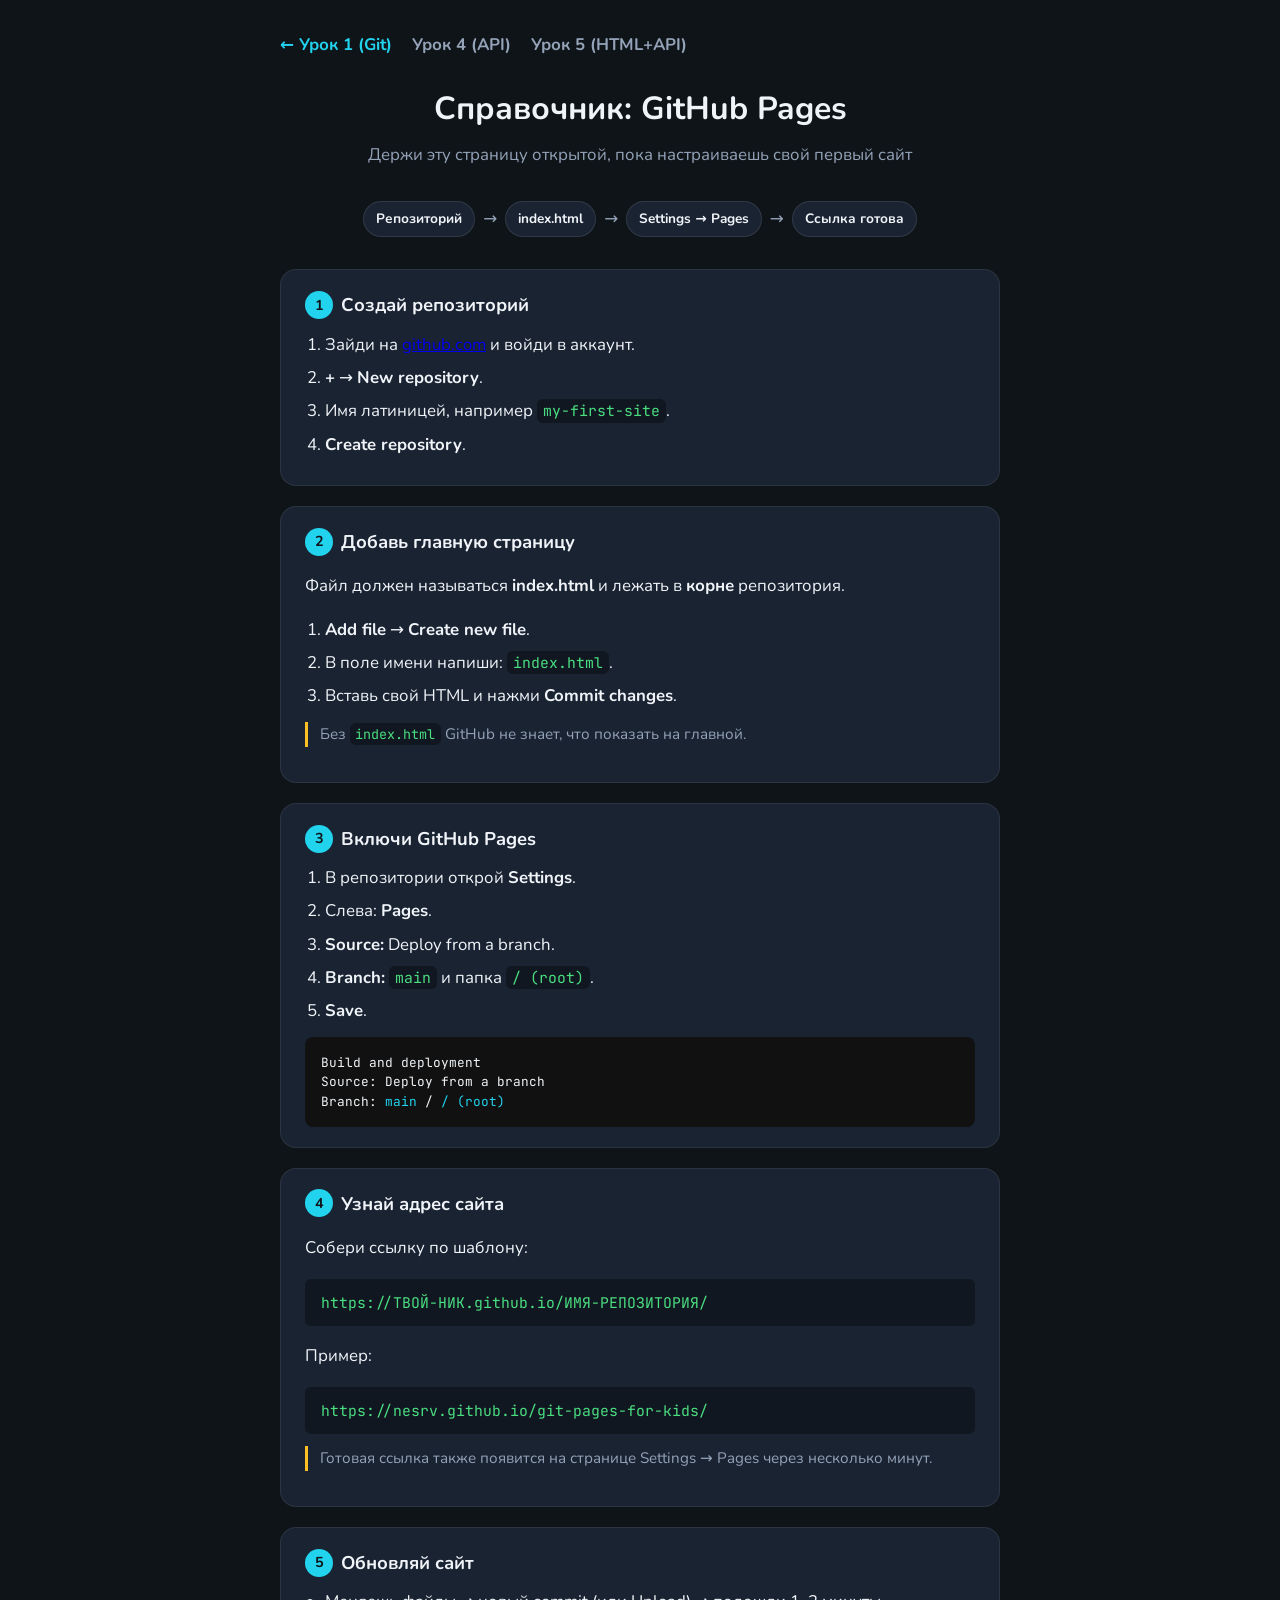
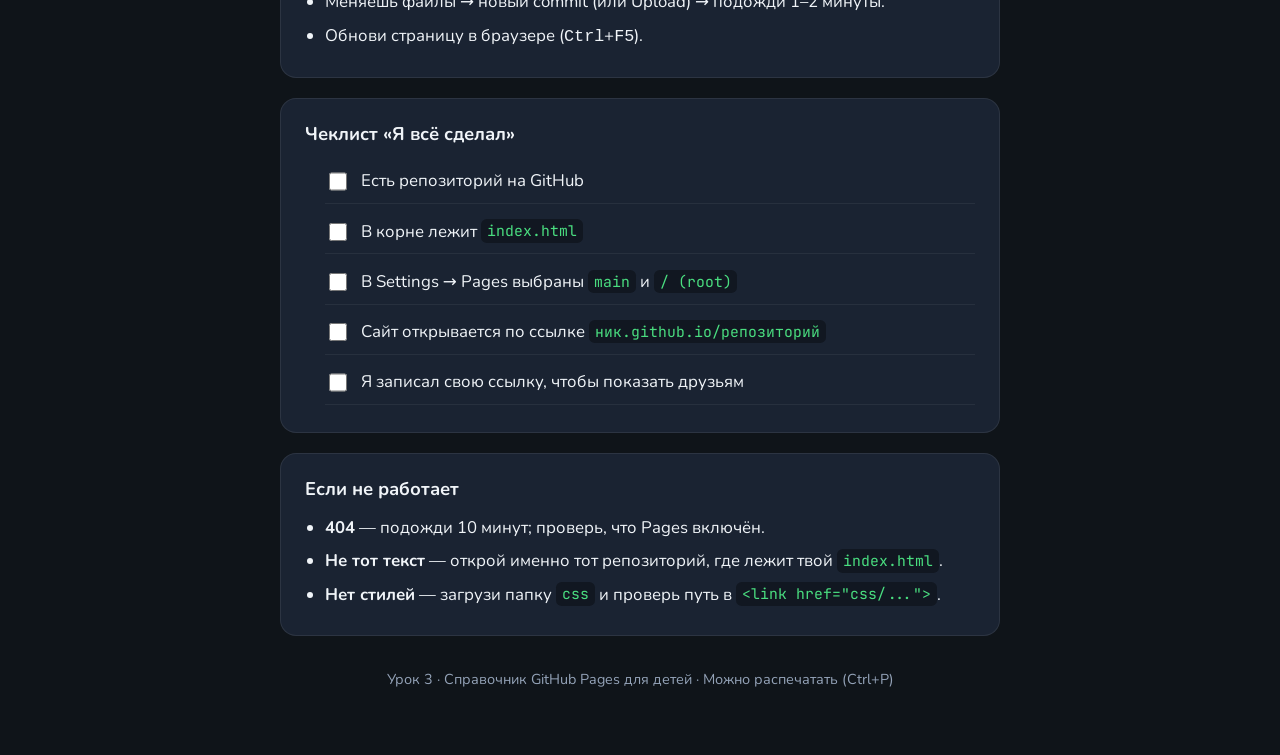
<file: github-pages-handbook.html>
<!DOCTYPE html>
<html lang="ru">
<head>
  <meta charset="UTF-8">
  <meta name="viewport" content="width=device-width, initial-scale=1.0">
  <title>Справочник: как сделать GitHub Pages</title>
  <meta name="description" content="Пошаговый справочник для детей: опубликовать HTML-сайт на GitHub Pages">
  <link rel="preconnect" href="https://fonts.googleapis.com">
  <link rel="preconnect" href="https://fonts.gstatic.com" crossorigin>
  <link href="https://fonts.googleapis.com/css2?family=Nunito:wght@600;700;800&family=JetBrains+Mono:wght@500&display=swap" rel="stylesheet">
  <link rel="stylesheet" href="css/handbook.css">
</head>
<body>
  <div class="wrap">
    <nav class="handbook-nav" aria-label="Навигация по урокам">
      <a class="back-link" href="index.html">← Урок 1 (Git)</a>
      <a class="back-link secondary" href="codespaces-handbook.html">Урок 4 (API)</a>
      <a class="back-link secondary" href="fastapi-html-handbook.html">Урок 5 (HTML+API)</a>
    </nav>

    <header class="handbook-header">
      <h1>Справочник: GitHub Pages</h1>
      <p>Держи эту страницу открытой, пока настраиваешь свой первый сайт</p>
    </header>

    <div class="flow" aria-label="Схема шагов">
      <span class="flow-step">Репозиторий</span>
      <span class="flow-arrow">→</span>
      <span class="flow-step">index.html</span>
      <span class="flow-arrow">→</span>
      <span class="flow-step">Settings → Pages</span>
      <span class="flow-arrow">→</span>
      <span class="flow-step">Ссылка готова</span>
    </div>

    <section class="card">
      <h2><span class="step-num">1</span> Создай репозиторий</h2>
      <ol>
        <li>Зайди на <a href="https://github.com" rel="noopener">github.com</a> и войди в аккаунт.</li>
        <li><strong>+</strong> → <strong>New repository</strong>.</li>
        <li>Имя латиницей, например <code>my-first-site</code>.</li>
        <li><strong>Create repository</strong>.</li>
      </ol>
    </section>

    <section class="card">
      <h2><span class="step-num">2</span> Добавь главную страницу</h2>
      <p>Файл должен называться <strong>index.html</strong> и лежать в <strong>корне</strong> репозитория.</p>
      <ol>
        <li><strong>Add file</strong> → <strong>Create new file</strong>.</li>
        <li>В поле имени напиши: <code>index.html</code>.</li>
        <li>Вставь свой HTML и нажми <strong>Commit changes</strong>.</li>
      </ol>
      <p class="tip">Без <code>index.html</code> GitHub не знает, что показать на главной.</p>
    </section>

    <section class="card">
      <h2><span class="step-num">3</span> Включи GitHub Pages</h2>
      <ol>
        <li>В репозитории открой <strong>Settings</strong>.</li>
        <li>Слева: <strong>Pages</strong>.</li>
        <li><strong>Source:</strong> Deploy from a branch.</li>
        <li><strong>Branch:</strong> <code>main</code> и папка <code>/ (root)</code>.</li>
        <li><strong>Save</strong>.</li>
      </ol>
      <div class="settings-mock" aria-hidden="true">
        Build and deployment<br>
        Source: Deploy from a branch<br>
        Branch: <span class="highlight">main</span> / <span class="highlight">/ (root)</span>
      </div>
    </section>

    <section class="card">
      <h2><span class="step-num">4</span> Узнай адрес сайта</h2>
      <p>Собери ссылку по шаблону:</p>
      <span class="url-box">https://ТВОЙ-НИК.github.io/ИМЯ-РЕПОЗИТОРИЯ/</span>
      <p>Пример:</p>
      <span class="url-box">https://nesrv.github.io/git-pages-for-kids/</span>
      <p class="tip">Готовая ссылка также появится на странице Settings → Pages через несколько минут.</p>
    </section>

    <section class="card">
      <h2><span class="step-num">5</span> Обновляй сайт</h2>
      <ul>
        <li>Меняешь файлы → новый commit (или Upload) → подожди 1–2 минуты.</li>
        <li>Обнови страницу в браузере (<kbd>Ctrl</kbd>+<kbd>F5</kbd>).</li>
      </ul>
    </section>

    <section class="card">
      <h2>Чеклист «Я всё сделал»</h2>
      <ul class="checklist">
        <li>
          <input type="checkbox" id="c1">
          <label for="c1">Есть репозиторий на GitHub</label>
        </li>
        <li>
          <input type="checkbox" id="c2">
          <label for="c2">В корне лежит <code>index.html</code></label>
        </li>
        <li>
          <input type="checkbox" id="c3">
          <label for="c3">В Settings → Pages выбраны <code>main</code> и <code>/ (root)</code></label>
        </li>
        <li>
          <input type="checkbox" id="c4">
          <label for="c4">Сайт открывается по ссылке <code>ник.github.io/репозиторий</code></label>
        </li>
        <li>
          <input type="checkbox" id="c5">
          <label for="c5">Я записал свою ссылку, чтобы показать друзьям</label>
        </li>
      </ul>
    </section>

    <section class="card">
      <h2>Если не работает</h2>
      <ul>
        <li><strong>404</strong> — подожди 10 минут; проверь, что Pages включён.</li>
        <li><strong>Не тот текст</strong> — открой именно тот репозиторий, где лежит твой <code>index.html</code>.</li>
        <li><strong>Нет стилей</strong> — загрузи папку <code>css</code> и проверь путь в <code>&lt;link href="css/..."&gt;</code>.</li>
      </ul>
    </section>

    <footer class="handbook-footer">
      Урок 3 · Справочник GitHub Pages для детей · Можно распечатать (Ctrl+P)
    </footer>
  </div>
</body>
</html>
</file>
<file: css/styles.css>
:root {
  --bg: #0f1419;
  --surface: #1a2332;
  --text: #f0f4f8;
  --muted: #94a3b8;
  --accent: #22d3ee;
  --accent-2: #f472b6;
  --orange: #fb923c;
  --purple: #a78bfa;
  --green: #4ade80;
  --font: "Nunito", system-ui, sans-serif;
  --mono: "JetBrains Mono", ui-monospace, monospace;
  --radius: 1.25rem;
  --slide-pad: clamp(1rem, 4vw, 2.5rem);
}

*,
*::before,
*::after {
  box-sizing: border-box;
}

html {
  scroll-behavior: smooth;
}

body {
  margin: 0;
  min-height: 100dvh;
  font-family: var(--font);
  font-size: clamp(1rem, 2.2vw, 1.125rem);
  line-height: 1.55;
  color: var(--text);
  background: var(--bg);
  overflow-x: hidden;
}

.bg-orbs {
  position: fixed;
  inset: 0;
  pointer-events: none;
  z-index: 0;
  overflow: hidden;
}

.orb {
  position: absolute;
  border-radius: 50%;
  filter: blur(80px);
  opacity: 0.35;
  animation: drift 18s ease-in-out infinite;
}

.orb-a {
  width: 40vmin;
  height: 40vmin;
  background: #0e7490;
  top: -10%;
  left: -5%;
}

.orb-b {
  width: 35vmin;
  height: 35vmin;
  background: #be185d;
  bottom: 10%;
  right: -8%;
  animation-delay: -6s;
}

.orb-c {
  width: 30vmin;
  height: 30vmin;
  background: #7c3aed;
  top: 40%;
  left: 50%;
  animation-delay: -12s;
}

@keyframes drift {
  0%, 100% { transform: translate(0, 0) scale(1); }
  50% { transform: translate(3%, 5%) scale(1.08); }
}

.site-header {
  position: fixed;
  top: 0;
  left: 0;
  right: 0;
  z-index: 100;
  display: flex;
  align-items: center;
  justify-content: space-between;
  padding: 0.75rem var(--slide-pad);
  background: linear-gradient(to bottom, rgba(15, 20, 25, 0.92), transparent);
  backdrop-filter: blur(8px);
}

.logo {
  display: flex;
  align-items: baseline;
  gap: 0.35rem;
  font-weight: 800;
}

.logo-git {
  font-family: var(--mono);
  color: var(--orange);
  font-size: 1.25rem;
}

.logo-kids {
  font-size: 0.85rem;
  color: var(--muted);
}

.header-actions {
  display: flex;
  align-items: center;
  gap: 0.75rem;
}

.header-handbooks {
  display: flex;
  gap: 0.35rem;
  flex-wrap: wrap;
  justify-content: flex-end;
}

.header-link {
  font-size: 0.8rem;
  font-weight: 700;
  color: var(--text);
  text-decoration: none;
  padding: 0.35rem 0.65rem;
  border-radius: 999px;
  border: 1px solid rgba(255, 255, 255, 0.15);
  background: rgba(26, 35, 50, 0.8);
  white-space: nowrap;
  transition: border-color 0.2s, color 0.2s;
}

.header-link:hover {
  border-color: var(--accent);
  color: var(--accent);
}

@media (max-width: 520px) {
  .header-link {
    font-size: 0.7rem;
    padding: 0.3rem 0.5rem;
  }
}

.slide-nav {
  display: flex;
  gap: 0.5rem;
}

.nav-dot {
  width: 10px;
  height: 10px;
  border: none;
  border-radius: 50%;
  background: rgba(255, 255, 255, 0.2);
  cursor: pointer;
  padding: 0;
  transition: transform 0.2s, background 0.2s;
}

.nav-dot:hover {
  transform: scale(1.2);
}

.nav-dot.active {
  background: var(--accent);
  box-shadow: 0 0 12px var(--accent);
}

.deck {
  position: relative;
  z-index: 1;
}

.slide {
  min-height: 100dvh;
  display: flex;
  align-items: center;
  padding: 5rem var(--slide-pad) 6rem;
  scroll-margin-top: 4rem;
}

.slide-inner {
  width: min(1100px, 100%);
  margin: 0 auto;
  display: grid;
  grid-template-columns: 1fr 1fr;
  gap: clamp(1.5rem, 4vw, 3rem);
  align-items: center;
}

@media (max-width: 800px) {
  .slide-inner {
    grid-template-columns: 1fr;
  }

  .diagram {
    order: -1;
  }
}

.slide-badge {
  display: inline-block;
  font-size: 0.75rem;
  font-weight: 700;
  text-transform: uppercase;
  letter-spacing: 0.08em;
  color: var(--accent);
  margin-bottom: 0.5rem;
}

h1 {
  font-size: clamp(1.6rem, 4vw, 2.25rem);
  line-height: 1.2;
  margin: 0 0 1rem;
}

h2 {
  font-size: clamp(1.5rem, 3.5vw, 2rem);
  margin: 0 0 1rem;
}

.slide-text p {
  margin: 0 0 0.85rem;
  color: rgba(240, 244, 248, 0.92);
}

.highlight {
  padding: 0.75rem 1rem;
  border-radius: var(--radius);
  background: rgba(34, 211, 238, 0.12);
  border-left: 4px solid var(--accent);
}

code,
.cmd {
  font-family: var(--mono);
  font-size: 0.9em;
  background: rgba(0, 0, 0, 0.35);
  padding: 0.15em 0.45em;
  border-radius: 0.35rem;
  color: var(--green);
}

.cmd {
  display: inline-block;
  margin: 0.5rem 0;
  padding: 0.5rem 0.85rem;
  font-size: 0.95rem;
}

.cmd.block {
  display: block;
  line-height: 1.6;
}

.cmd-hint {
  font-size: 0.95rem;
  color: var(--muted);
}

.steps {
  margin: 0 0 1rem;
  padding-left: 1.25rem;
}

.steps li {
  margin-bottom: 0.5rem;
}

.cmd-list {
  list-style: none;
  padding: 0;
  margin: 0 0 1rem;
}

.cmd-list li {
  padding: 0.5rem 0;
  border-bottom: 1px solid rgba(255, 255, 255, 0.08);
}

.reveal {
  opacity: 0;
  transform: translateY(24px);
  transition: opacity 0.7s ease, transform 0.7s ease;
}

.reveal.visible {
  opacity: 1;
  transform: translateY(0);
}

/* ——— Diagram: album ——— */
.diagram-album {
  margin: 0;
}

.album {
  background: linear-gradient(145deg, #2d3a4f, #1e293b);
  border-radius: var(--radius);
  padding: 1.25rem;
  box-shadow: 0 20px 50px rgba(0, 0, 0, 0.4);
  border: 2px solid rgba(255, 255, 255, 0.08);
}

.album-cover {
  font-weight: 800;
  text-align: center;
  padding: 0.5rem;
  margin-bottom: 1rem;
  border-radius: 0.75rem;
  background: var(--orange);
  color: #1a1a1a;
}

.stickers {
  display: flex;
  flex-wrap: wrap;
  gap: 0.75rem;
  justify-content: center;
  min-height: 120px;
}

.sticker {
  width: 72px;
  height: 72px;
  border-radius: 50%;
  display: flex;
  flex-direction: column;
  align-items: center;
  justify-content: center;
  font-weight: 800;
  font-size: 1.1rem;
  box-shadow: 0 4px 0 rgba(0, 0, 0, 0.2);
  animation: pop-in 0.6s ease backwards;
}

.sticker small {
  font-size: 0.55rem;
  font-weight: 600;
  opacity: 0.85;
}

.s1 { background: #fde047; color: #422006; animation-delay: 0.2s; }
.s2 { background: #86efac; color: #14532d; animation-delay: 0.45s; }
.s3 { background: #93c5fd; color: #1e3a8a; animation-delay: 0.7s; }
.s4.ghost {
  background: rgba(255, 255, 255, 0.15);
  color: var(--muted);
  border: 2px dashed rgba(255, 255, 255, 0.3);
  animation: pulse-ghost 2s ease-in-out infinite;
  animation-delay: 1s;
}

@keyframes pop-in {
  from {
    opacity: 0;
    transform: scale(0) rotate(-20deg);
  }
  to {
    opacity: 1;
    transform: scale(1) rotate(0);
  }
}

@keyframes pulse-ghost {
  0%, 100% { opacity: 0.5; transform: scale(0.95); }
  50% { opacity: 1; transform: scale(1); }
}

.time-arrow {
  margin-top: 1rem;
  text-align: center;
}

.arrow-line {
  display: block;
  height: 3px;
  background: linear-gradient(90deg, transparent, var(--accent), transparent);
  margin-bottom: 0.35rem;
  animation: shimmer 2.5s linear infinite;
}

.arrow-label {
  font-size: 0.8rem;
  color: var(--muted);
}

@keyframes shimmer {
  0% { opacity: 0.4; }
  50% { opacity: 1; }
  100% { opacity: 0.4; }
}

/* ——— Diagram: repo house ——— */
.repo-house {
  position: relative;
  width: min(280px, 100%);
  margin: 0 auto;
}

.house-roof {
  width: 0;
  height: 0;
  border-left: 140px solid transparent;
  border-right: 140px solid transparent;
  border-bottom: 70px solid var(--orange);
  margin: 0 auto;
  filter: drop-shadow(0 4px 8px rgba(0, 0, 0, 0.3));
}

.house-body {
  background: var(--surface);
  border: 3px solid rgba(255, 255, 255, 0.12);
  border-radius: 0 0 var(--radius) var(--radius);
  padding: 1.25rem;
  min-height: 160px;
}

.house-label {
  font-family: var(--mono);
  font-size: 0.75rem;
  color: var(--muted);
}

.file-cloud {
  list-style: none;
  padding: 0;
  margin: 1rem 0 0;
}

.file {
  padding: 0.4rem 0.6rem;
  margin-bottom: 0.5rem;
  background: rgba(0, 0, 0, 0.25);
  border-radius: 0.5rem;
  animation: float-file 3s ease-in-out infinite;
}

.f1 { animation-delay: 0s; }
.f2 { animation-delay: 0.4s; }
.f3 { animation-delay: 0.8s; }

@keyframes float-file {
  0%, 100% { transform: translateX(0); }
  50% { transform: translateX(6px); }
}

.git-owl {
  position: absolute;
  top: 20px;
  right: -10px;
  font-size: 1.75rem;
  animation: peek 2s ease-in-out infinite;
}

@keyframes peek {
  0%, 100% { transform: rotate(-5deg); }
  50% { transform: rotate(5deg) scale(1.1); }
}

/* ——— Diagram: commit ——— */
.diagram-commit {
  text-align: center;
}

.game-bar {
  display: inline-flex;
  flex-direction: column;
  align-items: stretch;
  gap: 0.35rem;
  padding: 0.75rem 1.25rem;
  background: #111;
  border-radius: 0.75rem;
  border: 2px solid #333;
  margin-bottom: 1.5rem;
}

.level {
  font-size: 0.8rem;
  color: var(--muted);
  text-align: left;
}

.hp {
  width: 160px;
  height: 10px;
  background: #333;
  border-radius: 5px;
  overflow: hidden;
}

.hp-fill {
  display: block;
  height: 100%;
  width: 70%;
  background: linear-gradient(90deg, var(--green), #22c55e);
  animation: hp-pulse 1.5s ease infinite;
}

@keyframes hp-pulse {
  0%, 100% { width: 70%; }
  50% { width: 75%; }
}

.checkpoint-path {
  display: flex;
  align-items: center;
  justify-content: center;
  gap: 0;
}

.cp {
  width: 48px;
  height: 48px;
  display: flex;
  align-items: center;
  justify-content: center;
  background: var(--surface);
  border-radius: 50%;
  border: 2px solid rgba(255, 255, 255, 0.15);
  font-size: 1.25rem;
  z-index: 1;
}

.cp.active {
  border-color: var(--accent);
  background: rgba(34, 211, 238, 0.2);
  font-size: 0.65rem;
  font-weight: 800;
  color: var(--accent);
}

.cp.pulse {
  animation: cp-glow 1.2s ease-in-out infinite;
}

@keyframes cp-glow {
  0%, 100% { box-shadow: 0 0 0 0 rgba(34, 211, 238, 0.5); }
  50% { box-shadow: 0 0 0 12px rgba(34, 211, 238, 0); }
}

.cp-line {
  width: 40px;
  height: 4px;
  background: #334155;
  transform-origin: left;
}

.line-1 { animation: grow-line 1s ease 0.3s backwards; }
.line-2 { animation: grow-line 1s ease 0.8s backwards; }

@keyframes grow-line {
  from { transform: scaleX(0); }
  to { transform: scaleX(1); }
}

.commit-msg {
  margin-top: 1rem;
  font-style: italic;
  color: var(--accent-2);
  animation: fade-msg 2s ease infinite;
}

@keyframes fade-msg {
  0%, 100% { opacity: 0.7; }
  50% { opacity: 1; }
}

/* ——— Diagram: branches ——— */
.diagram-branches {
  position: relative;
  margin: 0;
  padding: 1rem;
  background: rgba(0, 0, 0, 0.2);
  border-radius: var(--radius);
}

.branch-svg {
  width: 100%;
  max-width: 320px;
  display: block;
  margin: 0 auto;
}

.branch-path {
  stroke-dasharray: 400;
  stroke-dashoffset: 400;
}

.reveal.visible .main-path {
  animation: draw-branch 1.2s ease forwards;
}

.reveal.visible .feat-path {
  animation: draw-branch 1.4s ease 0.4s forwards;
}

@keyframes draw-branch {
  to { stroke-dashoffset: 0; }
}

.node {
  fill: var(--bg);
  stroke: var(--orange);
  stroke-width: 3;
  opacity: 0;
}

.reveal.visible .node {
  animation: node-in 0.4s ease forwards;
}

.n1 { animation-delay: 0.2s; }
.n2 { animation-delay: 0.5s; }
.n3 { animation-delay: 0.9s; }
.n4 { animation-delay: 1.3s; }

.n3 { stroke: var(--purple); }

@keyframes node-in {
  to { opacity: 1; }
}

.branch-label {
  fill: var(--muted);
  font-size: 11px;
  font-family: var(--font);
}

.branch-label.feat {
  fill: var(--purple);
}

.merge-spark {
  position: absolute;
  right: 15%;
  bottom: 25%;
  font-size: 1.5rem;
  animation: spark 1.5s ease infinite;
}

@keyframes spark {
  0%, 100% { transform: scale(1) rotate(0); opacity: 0.6; }
  50% { transform: scale(1.3) rotate(15deg); opacity: 1; }
}

/* ——— Diagram: sync ——— */
.sync-scene {
  display: flex;
  align-items: center;
  justify-content: space-between;
  gap: 0.5rem;
  max-width: 360px;
  margin: 0 auto;
  position: relative;
}

.device {
  width: 80px;
  padding: 0.5rem;
  background: var(--surface);
  border-radius: 0.75rem;
  border: 2px solid rgba(255, 255, 255, 0.1);
  text-align: center;
  position: relative;
}

.device-screen {
  display: block;
  font-size: 0.75rem;
  font-weight: 700;
  padding: 1rem 0.25rem;
  background: rgba(0, 0, 0, 0.3);
  border-radius: 0.35rem;
}

.laptop {
  animation: bob 2.5s ease-in-out infinite;
}

.phone {
  animation: bob 2.5s ease-in-out infinite 0.5s;
}

@keyframes bob {
  0%, 100% { transform: translateY(0); }
  50% { transform: translateY(-6px); }
}

.cloud-server {
  flex: 1;
  text-align: center;
  position: relative;
}

.cloud-shape {
  width: 90px;
  height: 50px;
  margin: 0 auto 0.35rem;
  background: linear-gradient(180deg, #64748b, #475569);
  border-radius: 50px;
  position: relative;
  animation: cloud-float 3s ease-in-out infinite;
}

.cloud-shape::before,
.cloud-shape::after {
  content: "";
  position: absolute;
  background: inherit;
  border-radius: 50%;
}

.cloud-shape::before {
  width: 40px;
  height: 40px;
  top: -18px;
  left: 12px;
}

.cloud-shape::after {
  width: 50px;
  height: 50px;
  top: -22px;
  right: 8px;
}

.cloud-server span {
  font-size: 0.7rem;
  font-weight: 700;
  color: var(--muted);
}

@keyframes cloud-float {
  0%, 100% { transform: translateY(0); }
  50% { transform: translateY(-4px); }
}

.packets {
  position: absolute;
  left: 100%;
  top: 50%;
  width: 120px;
  height: 60px;
  pointer-events: none;
}

.packet {
  position: absolute;
  font-family: var(--mono);
  font-size: 0.6rem;
  padding: 0.2rem 0.4rem;
  border-radius: 0.25rem;
  font-weight: 600;
}

.p1 {
  background: var(--accent);
  color: #0f1419;
  animation: fly-push 2.5s ease-in-out infinite;
}

.p2 {
  background: var(--purple);
  color: #fff;
  animation: fly-pull 2.5s ease-in-out infinite;
}

@keyframes fly-push {
  0% { left: 0; top: 0; opacity: 0; }
  15% { opacity: 1; }
  50% { left: 80px; top: -20px; opacity: 1; }
  85% { opacity: 0; }
  100% { left: 80px; top: -20px; opacity: 0; }
}

@keyframes fly-pull {
  0% { left: 80px; top: 10px; opacity: 0; }
  15% { opacity: 1; }
  50% { left: 0; top: 20px; opacity: 1; }
  85% { opacity: 0; }
  100% { left: 0; top: 20px; opacity: 0; }
}

/* ——— Outro ——— */
.slide-outro {
  min-height: 60dvh;
  text-align: center;
}

.outro-inner {
  grid-template-columns: 1fr;
  max-width: 600px;
}

.outro-big {
  font-size: clamp(1.2rem, 3vw, 1.5rem);
  font-weight: 800;
  color: var(--accent);
}

.btn-restart {
  margin-top: 1.5rem;
  font-family: var(--font);
  font-weight: 700;
  font-size: 1rem;
  padding: 0.75rem 1.5rem;
  border: none;
  border-radius: 999px;
  cursor: pointer;
  color: var(--bg);
  background: linear-gradient(135deg, var(--accent), var(--purple));
  transition: transform 0.2s, box-shadow 0.2s;
}

.btn-restart:hover {
  transform: translateY(-2px);
  box-shadow: 0 8px 24px rgba(34, 211, 238, 0.35);
}

.site-footer {
  position: fixed;
  bottom: 0;
  left: 0;
  right: 0;
  z-index: 100;
  display: flex;
  align-items: center;
  justify-content: center;
  gap: 1.5rem;
  padding: 1rem;
  background: linear-gradient(to top, rgba(15, 20, 25, 0.95), transparent);
}

.btn-nav {
  width: 44px;
  height: 44px;
  border-radius: 50%;
  border: 2px solid rgba(255, 255, 255, 0.2);
  background: var(--surface);
  color: var(--text);
  font-size: 1.25rem;
  cursor: pointer;
  transition: background 0.2s, border-color 0.2s;
}

.btn-nav:hover {
  border-color: var(--accent);
  background: rgba(34, 211, 238, 0.15);
}

.slide-counter {
  font-family: var(--mono);
  font-size: 0.9rem;
  color: var(--muted);
  min-width: 4ch;
  text-align: center;
}

@media (prefers-reduced-motion: reduce) {
  *,
  *::before,
  *::after {
    animation-duration: 0.01ms !important;
    animation-iteration-count: 1 !important;
    transition-duration: 0.01ms !important;
  }

  html {
    scroll-behavior: auto;
  }
}
</file>
<file: css/handbook.css>
:root {
  --bg: #0f1419;
  --card: #1a2332;
  --text: #f0f4f8;
  --muted: #94a3b8;
  --accent: #22d3ee;
  --ok: #4ade80;
  --warn: #fbbf24;
  --font: "Nunito", system-ui, sans-serif;
  --mono: "JetBrains Mono", ui-monospace, monospace;
}

* {
  box-sizing: border-box;
}

body {
  margin: 0;
  font-family: var(--font);
  font-size: 1.05rem;
  line-height: 1.6;
  color: var(--text);
  background: var(--bg);
  min-height: 100dvh;
}

.wrap {
  width: min(720px, 92%);
  margin: 0 auto;
  padding: 2rem 0 4rem;
}

header.handbook-header {
  text-align: center;
  margin-bottom: 2rem;
}

.handbook-header h1 {
  font-size: clamp(1.5rem, 4vw, 2rem);
  margin: 0 0 0.5rem;
}

.handbook-header p {
  color: var(--muted);
  margin: 0;
}

.back-link {
  display: inline-block;
  margin-bottom: 1rem;
  color: var(--accent);
  text-decoration: none;
  font-weight: 700;
}

.back-link:hover {
  text-decoration: underline;
}

.flow {
  display: flex;
  flex-wrap: wrap;
  justify-content: center;
  gap: 0.5rem;
  margin: 1.5rem 0 2rem;
}

.flow-step {
  background: var(--card);
  padding: 0.4rem 0.75rem;
  border-radius: 999px;
  font-size: 0.85rem;
  font-weight: 700;
  border: 1px solid rgba(255, 255, 255, 0.1);
}

.flow-arrow {
  color: var(--muted);
  align-self: center;
}

.card {
  background: var(--card);
  border-radius: 1rem;
  padding: 1.25rem 1.5rem;
  margin-bottom: 1.25rem;
  border: 1px solid rgba(255, 255, 255, 0.08);
}

.card h2 {
  font-size: 1.15rem;
  margin: 0 0 0.75rem;
  display: flex;
  align-items: center;
  gap: 0.5rem;
}

.step-num {
  display: inline-flex;
  align-items: center;
  justify-content: center;
  width: 1.75rem;
  height: 1.75rem;
  border-radius: 50%;
  background: var(--accent);
  color: var(--bg);
  font-size: 0.9rem;
  flex-shrink: 0;
}

.card ol,
.card ul {
  margin: 0;
  padding-left: 1.25rem;
}

.card li {
  margin-bottom: 0.4rem;
}

.checklist {
  list-style: none;
  padding: 0;
}

.checklist li {
  display: flex;
  align-items: flex-start;
  gap: 0.65rem;
  padding: 0.5rem 0;
  border-bottom: 1px solid rgba(255, 255, 255, 0.06);
}

.checklist input {
  width: 1.15rem;
  height: 1.15rem;
  margin-top: 0.25rem;
  accent-color: var(--ok);
  flex-shrink: 0;
}

code,
.url-box {
  font-family: var(--mono);
  font-size: 0.88em;
  background: rgba(0, 0, 0, 0.35);
  padding: 0.15em 0.4em;
  border-radius: 0.35rem;
  color: var(--ok);
}

.url-box {
  display: block;
  padding: 0.75rem 1rem;
  margin: 0.75rem 0;
  word-break: break-all;
}

.tip {
  font-size: 0.95rem;
  color: var(--muted);
  border-left: 3px solid var(--warn);
  padding-left: 0.75rem;
  margin-top: 0.75rem;
}

.settings-mock {
  font-family: var(--mono);
  font-size: 0.8rem;
  background: #111;
  border-radius: 0.5rem;
  padding: 1rem;
  margin-top: 0.75rem;
  line-height: 1.5;
}

.settings-mock .highlight {
  color: var(--accent);
}

.handbook-nav {
  display: flex;
  flex-wrap: wrap;
  gap: 0.75rem 1.25rem;
  margin-bottom: 0.5rem;
}

.back-link.secondary {
  color: var(--muted);
}

.back-link.secondary:hover {
  color: var(--accent);
}

.accent-pill {
  border-color: var(--accent);
  color: var(--accent);
}

.diagram-card {
  padding: 1.5rem;
}

.scene-row {
  display: flex;
  align-items: center;
  justify-content: center;
  gap: 1rem;
  flex-wrap: wrap;
}

.scene-box {
  flex: 1;
  min-width: 140px;
  max-width: 220px;
  background: rgba(0, 0, 0, 0.25);
  border-radius: 0.75rem;
  padding: 1rem;
  border: 1px solid rgba(255, 255, 255, 0.1);
}

.scene-label {
  display: block;
  font-size: 0.75rem;
  font-weight: 800;
  text-transform: uppercase;
  letter-spacing: 0.06em;
  color: var(--muted);
  margin-bottom: 0.5rem;
}

.browser-bar {
  height: 8px;
  background: #334155;
  border-radius: 4px;
  margin-bottom: 0.5rem;
}

.browser-url {
  font-family: var(--mono);
  font-size: 0.65rem;
  line-height: 1.4;
  word-break: break-all;
}

.browser-url strong {
  color: var(--accent);
}

.mini-terminal {
  font-family: var(--mono);
  font-size: 0.7rem;
  color: var(--ok);
  margin-bottom: 0.5rem;
}

.t-prompt {
  color: var(--muted);
  margin-right: 0.35rem;
}

.port-badge {
  display: inline-block;
  font-size: 0.7rem;
  font-weight: 700;
  padding: 0.2rem 0.5rem;
  border-radius: 999px;
  background: rgba(34, 211, 238, 0.2);
  color: var(--accent);
}

.scene-arrow {
  font-size: 1.5rem;
  color: var(--accent);
}

.anim-pulse {
  animation: arrow-pulse 2s ease-in-out infinite;
}

@keyframes arrow-pulse {
  0%, 100% { opacity: 0.5; transform: scale(1); }
  50% { opacity: 1; transform: scale(1.15); }
}

.terminal {
  font-family: var(--mono);
  font-size: 0.82rem;
  background: #0a0e14;
  color: var(--ok);
  padding: 1rem 1.1rem;
  border-radius: 0.5rem;
  margin: 0.75rem 0 0;
  overflow-x: auto;
  border: 1px solid rgba(74, 222, 128, 0.2);
  line-height: 1.5;
}

.flag-table {
  width: 100%;
  border-collapse: collapse;
  font-size: 0.9rem;
  margin-top: 0.75rem;
}

.flag-table th,
.flag-table td {
  text-align: left;
  padding: 0.45rem 0.5rem;
  border-bottom: 1px solid rgba(255, 255, 255, 0.08);
}

.flag-table th {
  color: var(--muted);
  font-weight: 700;
}

.docs-mock {
  margin: 1rem 0;
  padding: 1rem;
  background: #1e293b;
  border-radius: 0.5rem;
  border: 1px solid rgba(255, 255, 255, 0.1);
}

.docs-title {
  font-weight: 800;
  margin-bottom: 0.75rem;
  font-size: 0.95rem;
}

.docs-endpoint {
  display: flex;
  align-items: center;
  gap: 0.5rem;
  flex-wrap: wrap;
  padding: 0.5rem 0;
  font-family: var(--mono);
  font-size: 0.8rem;
  border-top: 1px solid rgba(255, 255, 255, 0.06);
}

.method.get {
  background: #059669;
  color: #fff;
  font-size: 0.65rem;
  font-weight: 800;
  padding: 0.15rem 0.35rem;
  border-radius: 0.25rem;
}

.try-btn {
  margin-left: auto;
  font-size: 0.65rem;
  padding: 0.2rem 0.5rem;
  border-radius: 0.25rem;
  border: 1px solid #3b82f6;
  background: transparent;
  color: #93c5fd;
}

.handbook-footer a {
  color: var(--accent);
  text-decoration: none;
}

.handbook-footer a:hover {
  text-decoration: underline;
}

footer.handbook-footer {
  text-align: center;
  color: var(--muted);
  font-size: 0.9rem;
  margin-top: 2rem;
}

@media print {
  body {
    background: #fff;
    color: #111;
  }

  .card {
    border: 1px solid #ccc;
    break-inside: avoid;
  }

  .checklist input {
    border: 1px solid #333;
  }
}
</file>
<file: css/fastapi-html-demo.css>
.demo-wrap {
  max-width: 640px;
}

.bridge-diagram {
  display: flex;
  align-items: center;
  justify-content: center;
  gap: 0.5rem;
  margin: 0 0 1.5rem;
  flex-wrap: wrap;
}

.bridge-node {
  flex: 1;
  min-width: 120px;
  text-align: center;
  font-weight: 800;
  font-size: 0.9rem;
  padding: 0.85rem 0.5rem;
  border-radius: 0.75rem;
  border: 2px solid rgba(255, 255, 255, 0.12);
  background: var(--card);
}

.bridge-node small {
  display: block;
  font-weight: 600;
  font-size: 0.7rem;
  color: var(--muted);
  margin-top: 0.25rem;
}

.bridge-node.pages {
  border-color: rgba(244, 114, 182, 0.5);
}

.bridge-node.api {
  border-color: rgba(34, 211, 238, 0.5);
}

.bridge-line {
  position: relative;
  width: 48px;
  height: 4px;
  background: #334155;
  border-radius: 2px;
  overflow: visible;
}

.bridge-packet {
  position: absolute;
  top: -5px;
  left: 0;
  width: 14px;
  height: 14px;
  border-radius: 50%;
  background: var(--accent);
  animation: packet-run 1.8s ease-in-out infinite;
}

@keyframes packet-run {
  0% { left: 0; opacity: 0; }
  15% { opacity: 1; }
  50% { left: calc(100% - 14px); }
  85% { opacity: 1; }
  100% { left: calc(100% - 14px); opacity: 0; }
}

.demo-card {
  display: flex;
  flex-direction: column;
  gap: 0.5rem;
}

.demo-label {
  font-weight: 700;
  font-size: 0.9rem;
  margin-top: 0.5rem;
}

.demo-input {
  font-family: var(--mono);
  font-size: 0.9rem;
  padding: 0.65rem 0.75rem;
  border-radius: 0.5rem;
  border: 1px solid rgba(255, 255, 255, 0.15);
  background: #0a0e14;
  color: var(--text);
  width: 100%;
}

.demo-input:focus {
  outline: 2px solid var(--accent);
  outline-offset: 1px;
}

.demo-btn {
  margin-top: 0.75rem;
  font-family: var(--font);
  font-weight: 800;
  font-size: 1rem;
  padding: 0.75rem 1.25rem;
  border: none;
  border-radius: 999px;
  cursor: pointer;
  color: var(--bg);
  background: linear-gradient(135deg, var(--accent), #a78bfa);
  transition: transform 0.15s;
}

.demo-btn:hover {
  transform: translateY(-2px);
}

.demo-result {
  display: block;
  margin-top: 1rem;
  padding: 1rem;
  border-radius: 0.5rem;
  background: rgba(0, 0, 0, 0.3);
  font-weight: 600;
  min-height: 3rem;
}

.demo-result.ok {
  border-left: 4px solid var(--ok);
  color: var(--ok);
}

.demo-result.error {
  border-left: 4px solid #f87171;
  color: #fecaca;
  font-weight: 600;
  font-size: 0.95rem;
}

.demo-result.loading {
  color: var(--muted);
}

a.demo-link-btn {
  display: inline-block;
  font-weight: 800;
  color: var(--bg);
  background: linear-gradient(135deg, var(--accent), #a78bfa);
  padding: 0.5rem 1rem;
  border-radius: 999px;
  text-decoration: none;
  margin: 0.5rem 0;
}

a.demo-link-btn:hover {
  filter: brightness(1.08);
}

@media (prefers-reduced-motion: reduce) {
  .bridge-packet {
    animation: none;
    left: 50%;
  }
}
</file>
